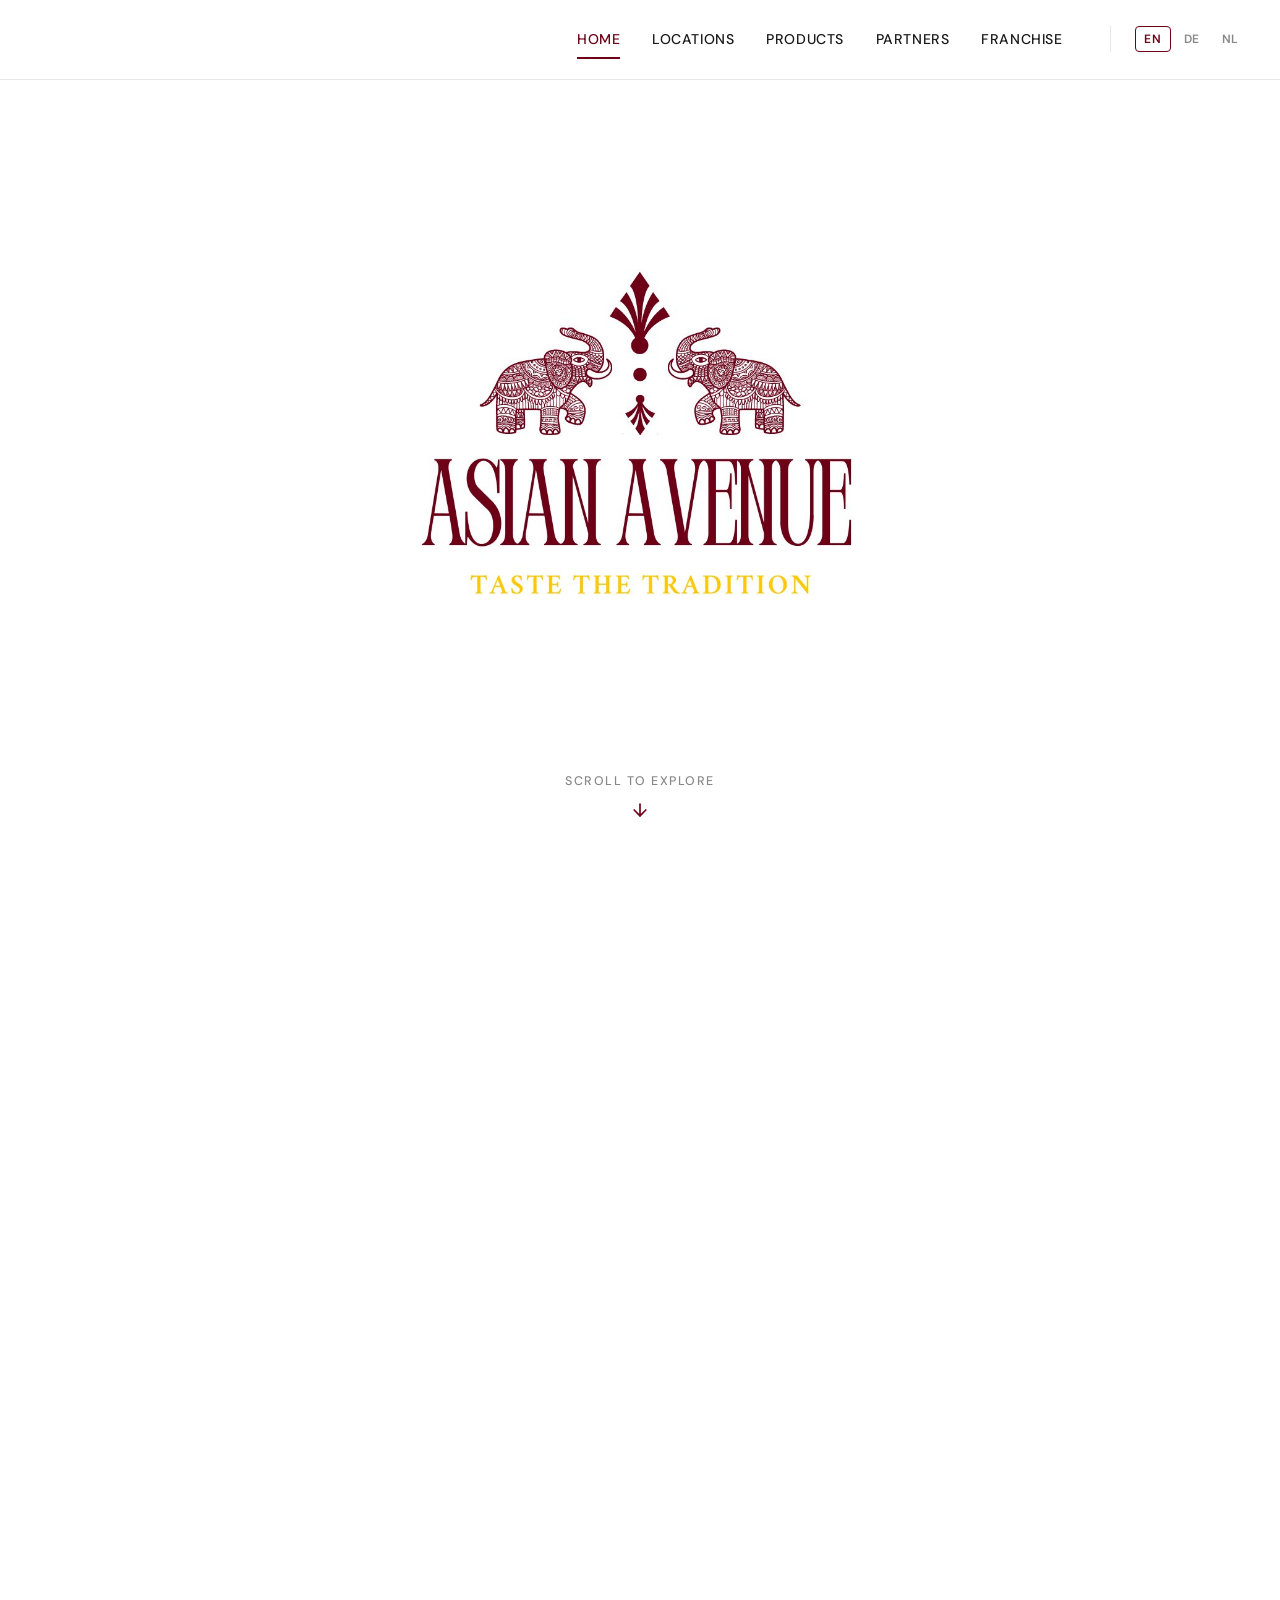
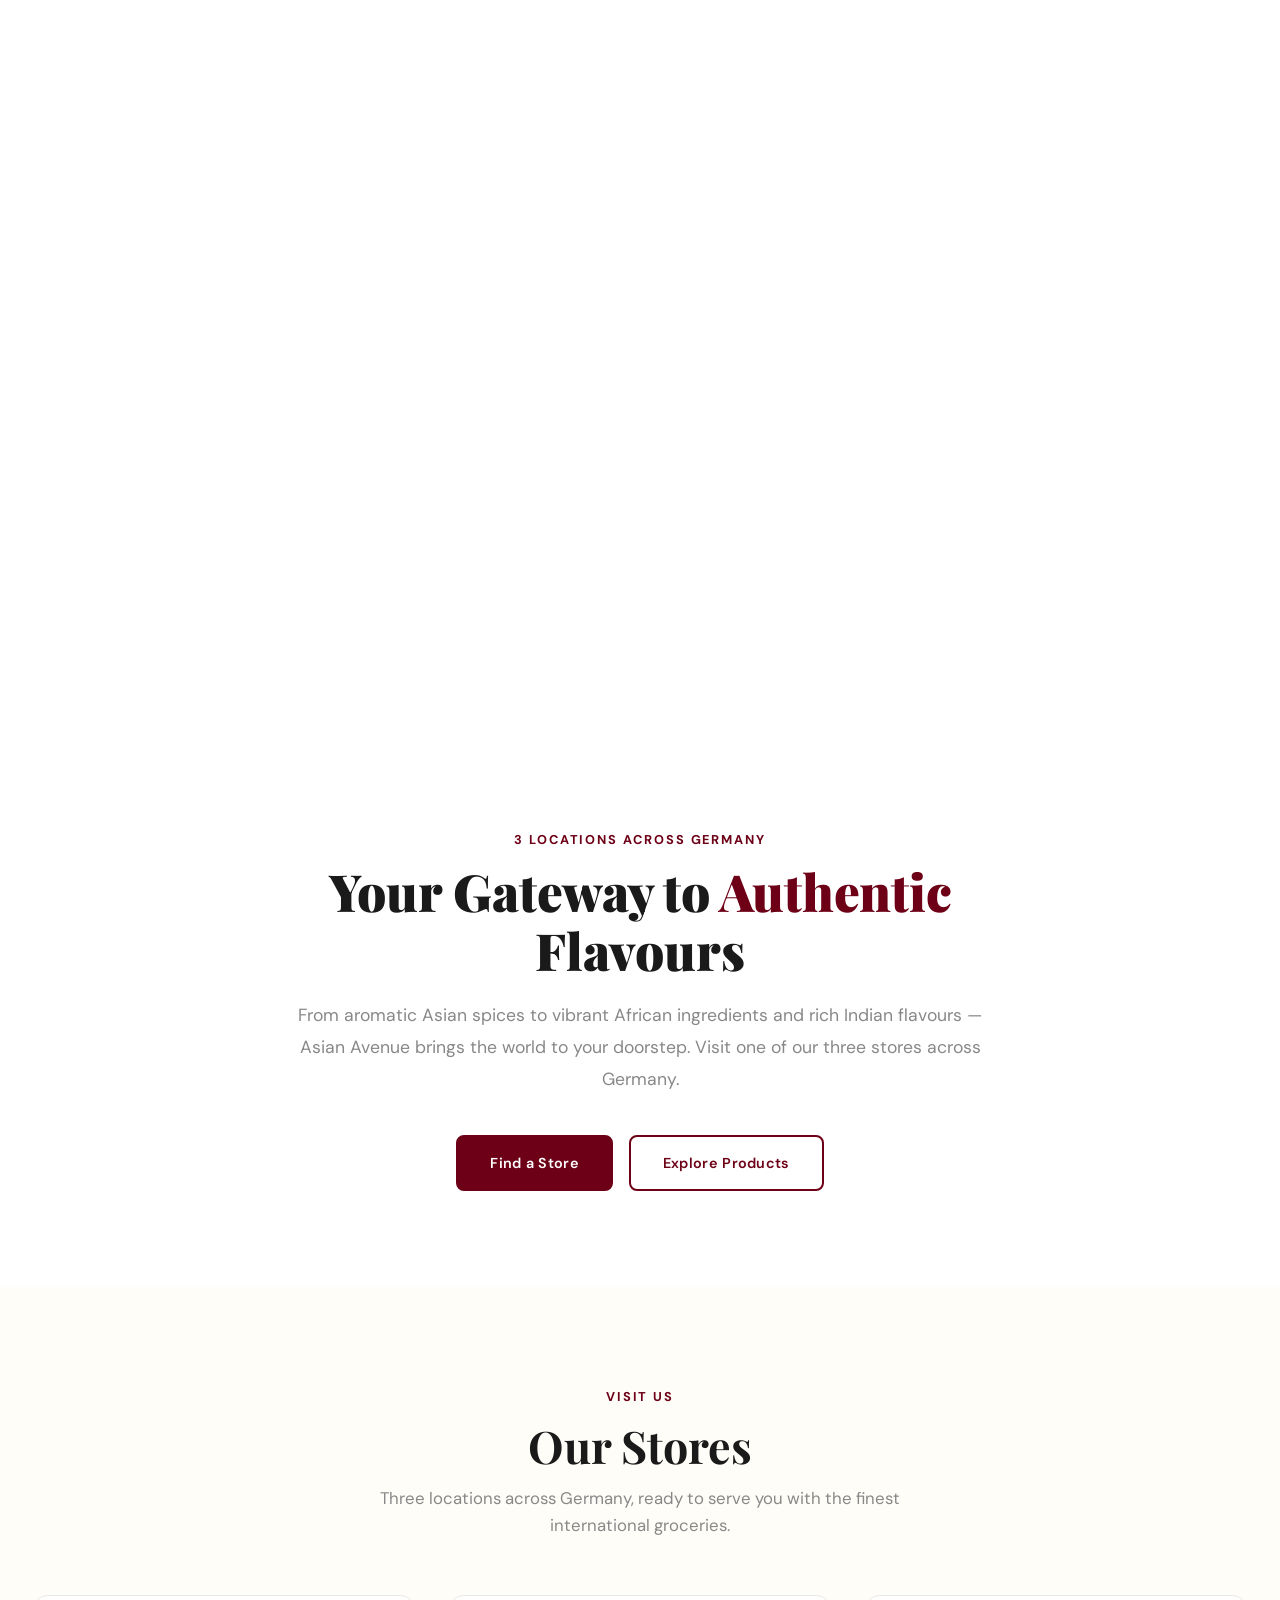
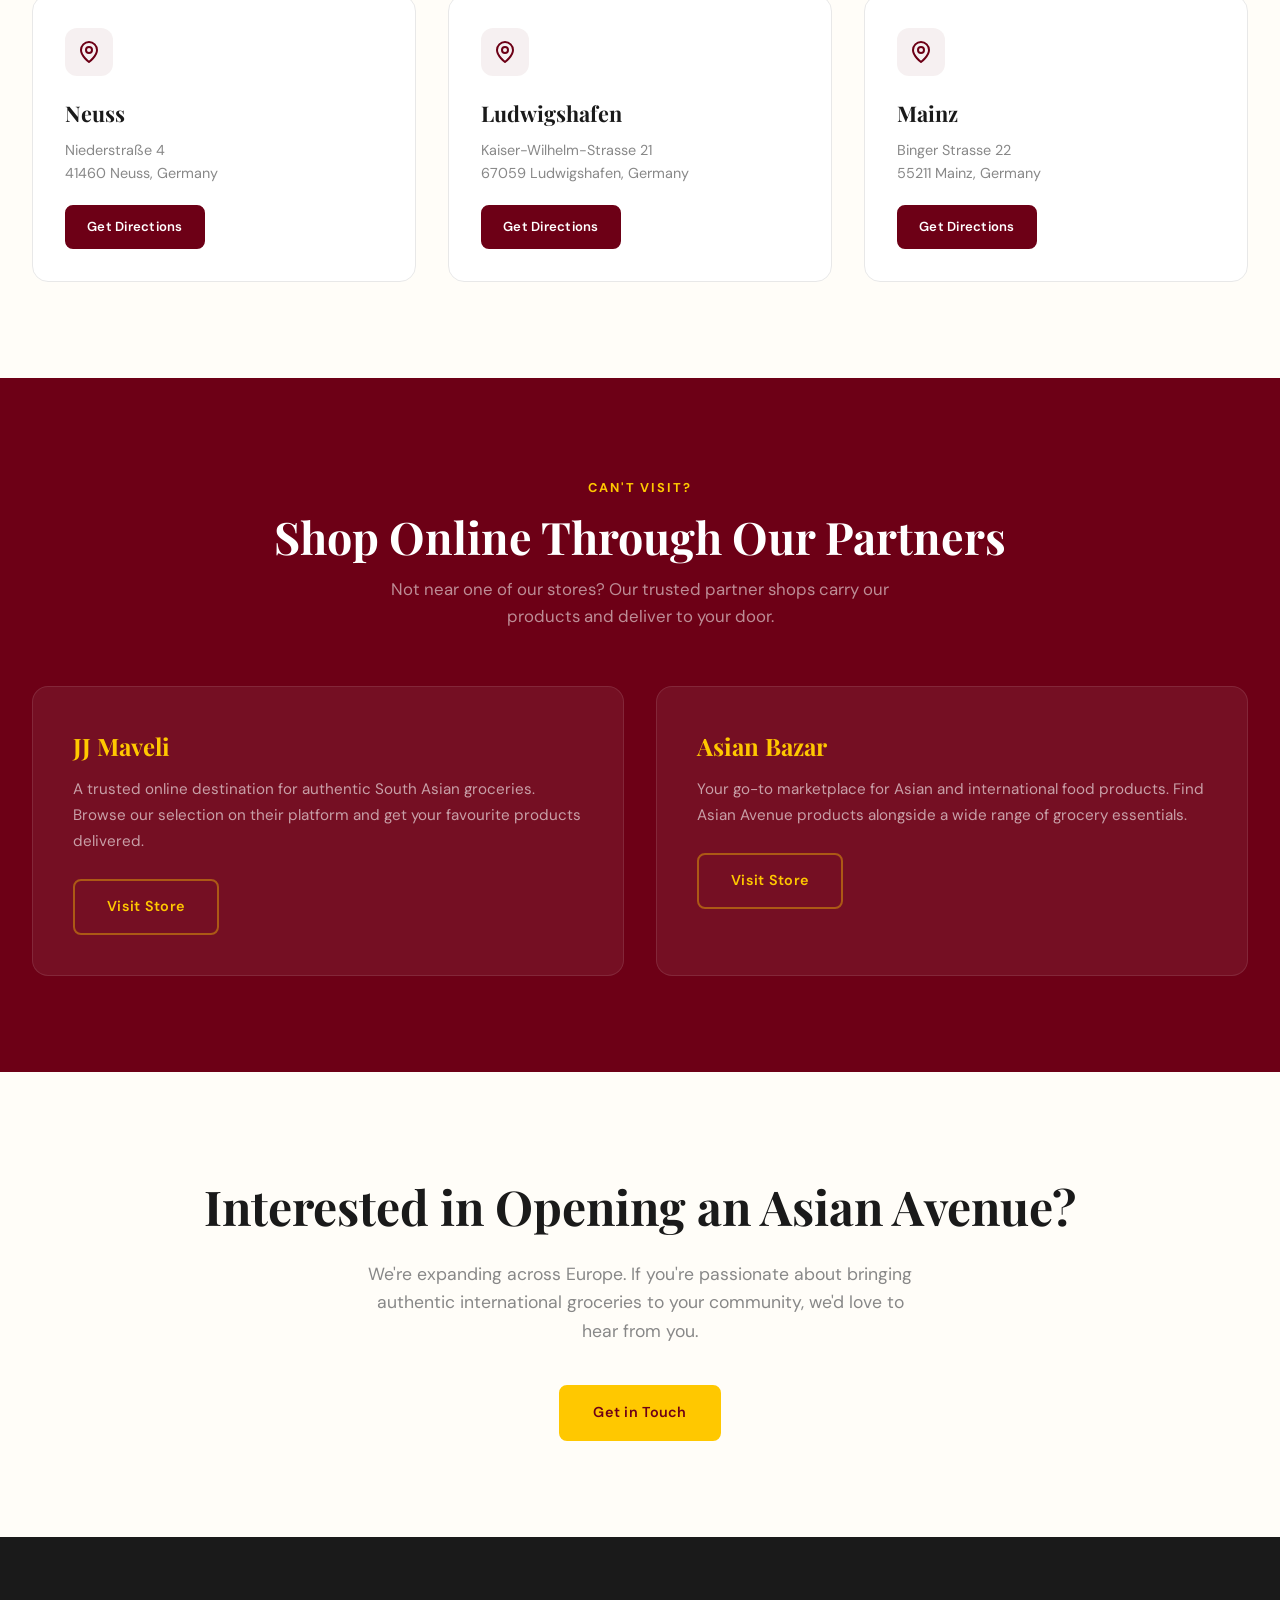
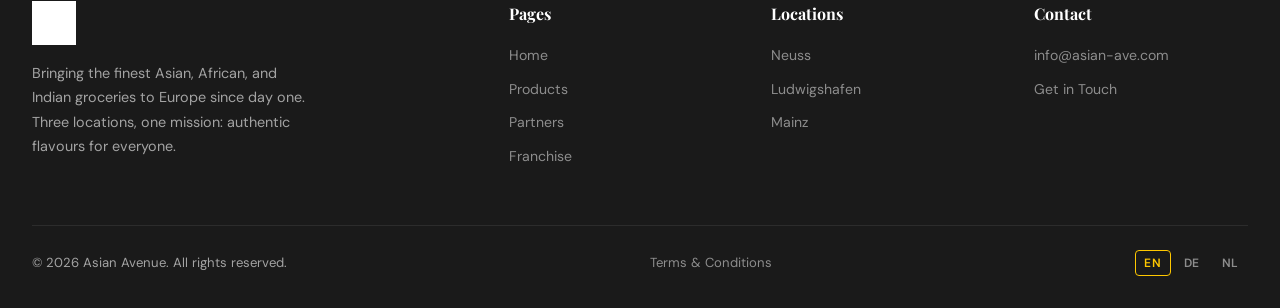
<file: index.html>
<!DOCTYPE html>
<html lang="en">
<head>
  <meta charset="UTF-8">
  <meta name="viewport" content="width=device-width, initial-scale=1.0">
  <title>Asian Avenue — Authentic Asian, African & Indian Groceries in Germany</title>
  <meta name="description" content="Discover the finest Asian, African, and Indian groceries at Asian Avenue. Three locations across Germany — Neuss, Ludwigshafen, and Mainz.">
  <link rel="stylesheet" href="css/styles.css">
  <link rel="icon" href="favicon.ico" type="image/x-icon">
  <link rel="shortcut icon" href="favicon.ico" type="image/x-icon">
</head>
<body>

  <!-- Navigation -->
  <nav class="navbar" role="navigation" aria-label="Main navigation">
    <div class="container">
      <div class="nav-logo-spacer"></div>
      <div class="nav-links">
        <a href="index.html" data-i18n="nav_home">Home</a>
        <a href="locations.html" data-i18n="nav_locations">Locations</a>
        <a href="products.html" data-i18n="nav_products">Products</a>
        <a href="partners.html" data-i18n="nav_partners">Partners</a>
        <a href="franchise.html" data-i18n="nav_franchise">Franchise</a>
        <div class="lang-switcher">
          <button data-lang="en" class="active" aria-label="English">EN</button>
          <button data-lang="de" aria-label="Deutsch">DE</button>
          <button data-lang="nl" aria-label="Nederlands">NL</button>
        </div>
      </div>
      <button class="nav-toggle" aria-label="Toggle navigation" aria-expanded="false">
        <span></span><span></span><span></span>
      </button>
    </div>
  </nav>

  <!-- ====== STICKY SCROLL HERO ====== -->
  <!-- The scroll-track is tall to give scroll room. The sticky-frame stays pinned to viewport. -->
  <div class="scroll-track">
    <div class="sticky-frame">
      <!-- Layer 1: Logo (fades out on scroll) -->
      <div class="hero-logo-layer" id="logoLayer">
        <img src="images/logo-full.png" alt="Asian Avenue — Taste the Tradition" class="hero-full-logo">
        <div class="scroll-hint">
          <span data-i18n="hero_scroll">Scroll to explore</span>
          <svg width="20" height="20" viewBox="0 0 24 24" fill="none" stroke="currentColor" stroke-width="2" stroke-linecap="round" stroke-linejoin="round"><path d="M12 5v14"/><path d="m19 12-7 7-7-7"/></svg>
        </div>
      </div>
      <!-- Layer 2: Three panels (fades in on scroll) -->
      <div class="panels-layer" id="panelsLayer">
        <a href="products.html#asian" class="panel">
          <img src="images/asian-food.jpg" alt="The Avenue to Asia">
          <div class="panel-overlay">
            <span class="panel-cta" data-i18n="cat_cta">Explore collection
              <svg width="16" height="16" viewBox="0 0 24 24" fill="none" stroke="currentColor" stroke-width="2" stroke-linecap="round" stroke-linejoin="round"><path d="M5 12h14"/><path d="m12 5 7 7-7 7"/></svg>
            </span>
          </div>
        </a>
        <a href="products.html#african" class="panel">
          <img src="images/african-food.jpg" alt="The Avenue to Africa">
          <div class="panel-overlay">
            <span class="panel-cta" data-i18n="cat_cta">Explore collection
              <svg width="16" height="16" viewBox="0 0 24 24" fill="none" stroke="currentColor" stroke-width="2" stroke-linecap="round" stroke-linejoin="round"><path d="M5 12h14"/><path d="m12 5 7 7-7 7"/></svg>
            </span>
          </div>
        </a>
        <a href="products.html#indian" class="panel">
          <img src="images/indian-food.jpg" alt="The Avenue to India">
          <div class="panel-overlay">
            <span class="panel-cta" data-i18n="cat_cta">Explore collection
              <svg width="16" height="16" viewBox="0 0 24 24" fill="none" stroke="currentColor" stroke-width="2" stroke-linecap="round" stroke-linejoin="round"><path d="M5 12h14"/><path d="m12 5 7 7-7 7"/></svg>
            </span>
          </div>
        </a>
      </div>
    </div>
  </div>

  <!-- Intro -->
  <section class="intro" id="about">
    <div class="container">
      <div class="intro-inner reveal">
        <span class="tag" data-i18n="hero_badge">3 Locations across Germany</span>
        <h2 class="intro-heading" data-i18n="intro_title">Your Gateway to <span class="accent">Authentic</span> Flavours</h2>
        <p class="intro-body" data-i18n="intro_text">From aromatic Asian spices to vibrant African ingredients and rich Indian flavours — Asian Avenue brings the world to your doorstep. Visit one of our three stores across Germany.</p>
        <div class="intro-buttons">
          <a href="locations.html" class="btn btn-dark" data-i18n="hero_cta_locations">Find a Store</a>
          <a href="products.html" class="btn btn-ghost" data-i18n="hero_cta_products">Explore Products</a>
        </div>
      </div>
    </div>
  </section>

  <!-- Locations -->
  <section class="locations" id="locations">
    <div class="container">
      <div class="section-head reveal">
        <span class="tag" data-i18n="loc_tag">Visit Us</span>
        <h2 class="section-heading" data-i18n="loc_title">Our Stores</h2>
        <p class="section-desc" data-i18n="loc_subtitle">Three locations across Germany, ready to serve you with the finest international groceries.</p>
      </div>
      <div class="loc-grid reveal">
        <div class="loc-card">
          <div class="loc-icon"><svg width="24" height="24" viewBox="0 0 24 24" fill="none" stroke="currentColor" stroke-width="2" stroke-linecap="round" stroke-linejoin="round"><path d="M20 10c0 6-8 12-8 12s-8-6-8-12a8 8 0 0 1 16 0Z"/><circle cx="12" cy="10" r="3"/></svg></div>
          <h3 data-i18n="loc_neuss">Neuss</h3>
          <p>Niederstraße 4<br>41460 Neuss, Germany</p>
          <a href="locations.html" class="btn btn-dark btn-sm" data-i18n="loc_cta">Get Directions</a>
        </div>
        <div class="loc-card">
          <div class="loc-icon"><svg width="24" height="24" viewBox="0 0 24 24" fill="none" stroke="currentColor" stroke-width="2" stroke-linecap="round" stroke-linejoin="round"><path d="M20 10c0 6-8 12-8 12s-8-6-8-12a8 8 0 0 1 16 0Z"/><circle cx="12" cy="10" r="3"/></svg></div>
          <h3 data-i18n="loc_ludwigshafen">Ludwigshafen</h3>
          <p>Kaiser-Wilhelm-Strasse 21<br>67059 Ludwigshafen, Germany</p>
          <a href="locations.html" class="btn btn-dark btn-sm" data-i18n="loc_cta">Get Directions</a>
        </div>
        <div class="loc-card">
          <div class="loc-icon"><svg width="24" height="24" viewBox="0 0 24 24" fill="none" stroke="currentColor" stroke-width="2" stroke-linecap="round" stroke-linejoin="round"><path d="M20 10c0 6-8 12-8 12s-8-6-8-12a8 8 0 0 1 16 0Z"/><circle cx="12" cy="10" r="3"/></svg></div>
          <h3 data-i18n="loc_mainz">Mainz</h3>
          <p>Binger Strasse 22<br>55211 Mainz, Germany</p>
          <a href="locations.html" class="btn btn-dark btn-sm" data-i18n="loc_cta">Get Directions</a>
        </div>
      </div>
    </div>
  </section>

  <!-- Partners -->
  <section class="partners" id="partners">
    <div class="container">
      <div class="section-head reveal">
        <span class="tag" data-i18n="partner_tag">Can't Visit?</span>
        <h2 class="section-heading" data-i18n="partner_title">Shop Online Through Our Partners</h2>
        <p class="section-desc" data-i18n="partner_subtitle">Not near one of our stores? Our trusted partner shops carry our products and deliver to your door.</p>
      </div>
      <div class="partner-grid reveal">
        <div class="partner-card">
          <h3 data-i18n="partner_jj_title">JJ Maveli</h3>
          <p data-i18n="partner_jj_text">A trusted online destination for authentic South Asian groceries. Browse our selection on their platform and get your favourite products delivered.</p>
          <a href="https://jjmavelistore.com" target="_blank" rel="noopener" class="btn btn-outline-gold" data-i18n="partner_cta">Visit Store</a>
        </div>
        <div class="partner-card">
          <h3 data-i18n="partner_ab_title">Asian Bazar</h3>
          <p data-i18n="partner_ab_text">Your go-to marketplace for Asian and international food products. Find Asian Avenue products alongside a wide range of grocery essentials.</p>
          <a href="https://asianbazar.de" target="_blank" rel="noopener" class="btn btn-outline-gold" data-i18n="partner_cta">Visit Store</a>
        </div>
      </div>
    </div>
  </section>

  <!-- Franchise -->
  <section class="franchise" id="franchise">
    <div class="container reveal">
      <h2 data-i18n="franchise_title">Interested in Opening an Asian Avenue?</h2>
      <p data-i18n="franchise_text">We're expanding across Europe. If you're passionate about bringing authentic international groceries to your community, we'd love to hear from you.</p>
      <a href="franchise.html" class="btn btn-gold" data-i18n="franchise_cta">Get in Touch</a>
    </div>
  </section>

  <!-- Footer -->
  <footer class="site-footer">
    <div class="container">
      <div class="footer-cols">
        <div class="footer-brand">
          <img src="images/elephant.png" alt="Asian Avenue" style="height:44px;width:auto;filter:brightness(0) invert(1)">
          <p data-i18n="footer_desc">Bringing the finest Asian, African, and Indian groceries to Europe since day one. Three locations, one mission: authentic flavours for everyone.</p>
        </div>
        <div>
          <h4 data-i18n="footer_pages">Pages</h4>
          <ul>
            <li><a href="index.html" data-i18n="nav_home">Home</a></li>
            <li><a href="products.html" data-i18n="nav_products">Products</a></li>
            <li><a href="partners.html" data-i18n="nav_partners">Partners</a></li>
            <li><a href="franchise.html" data-i18n="nav_franchise">Franchise</a></li>
          </ul>
        </div>
        <div>
          <h4 data-i18n="footer_locations">Locations</h4>
          <ul>
            <li><a href="locations.html">Neuss</a></li>
            <li><a href="locations.html">Ludwigshafen</a></li>
            <li><a href="locations.html">Mainz</a></li>
          </ul>
        </div>
        <div>
          <h4 data-i18n="footer_contact">Contact</h4>
          <ul>
            <li><a href="mailto:info@asian-ave.com">info@asian-ave.com</a></li>
            <li><a href="franchise.html" data-i18n="franchise_cta">Get in Touch</a></li>
          </ul>
        </div>
      </div>
      <div class="footer-bar" style="flex-wrap:wrap;gap:.5rem">
        <span data-i18n="footer_copyright">&copy; <script>document.write(new Date().getFullYear())</script> Asian Avenue. All rights reserved.</span>
        <a href="terms.html" style="color:rgba(255,255,255,.5);font-size:.82rem;transition:color .3s">Terms &amp; Conditions</a>
        <div class="lang-switcher">
          <button data-lang="en" class="active" aria-label="English">EN</button>
          <button data-lang="de" aria-label="Deutsch">DE</button>
          <button data-lang="nl" aria-label="Nederlands">NL</button>
        </div>
      </div>
    </div>
  </footer>

  <script src="js/main.js"></script>
</body>
</html>
</file>
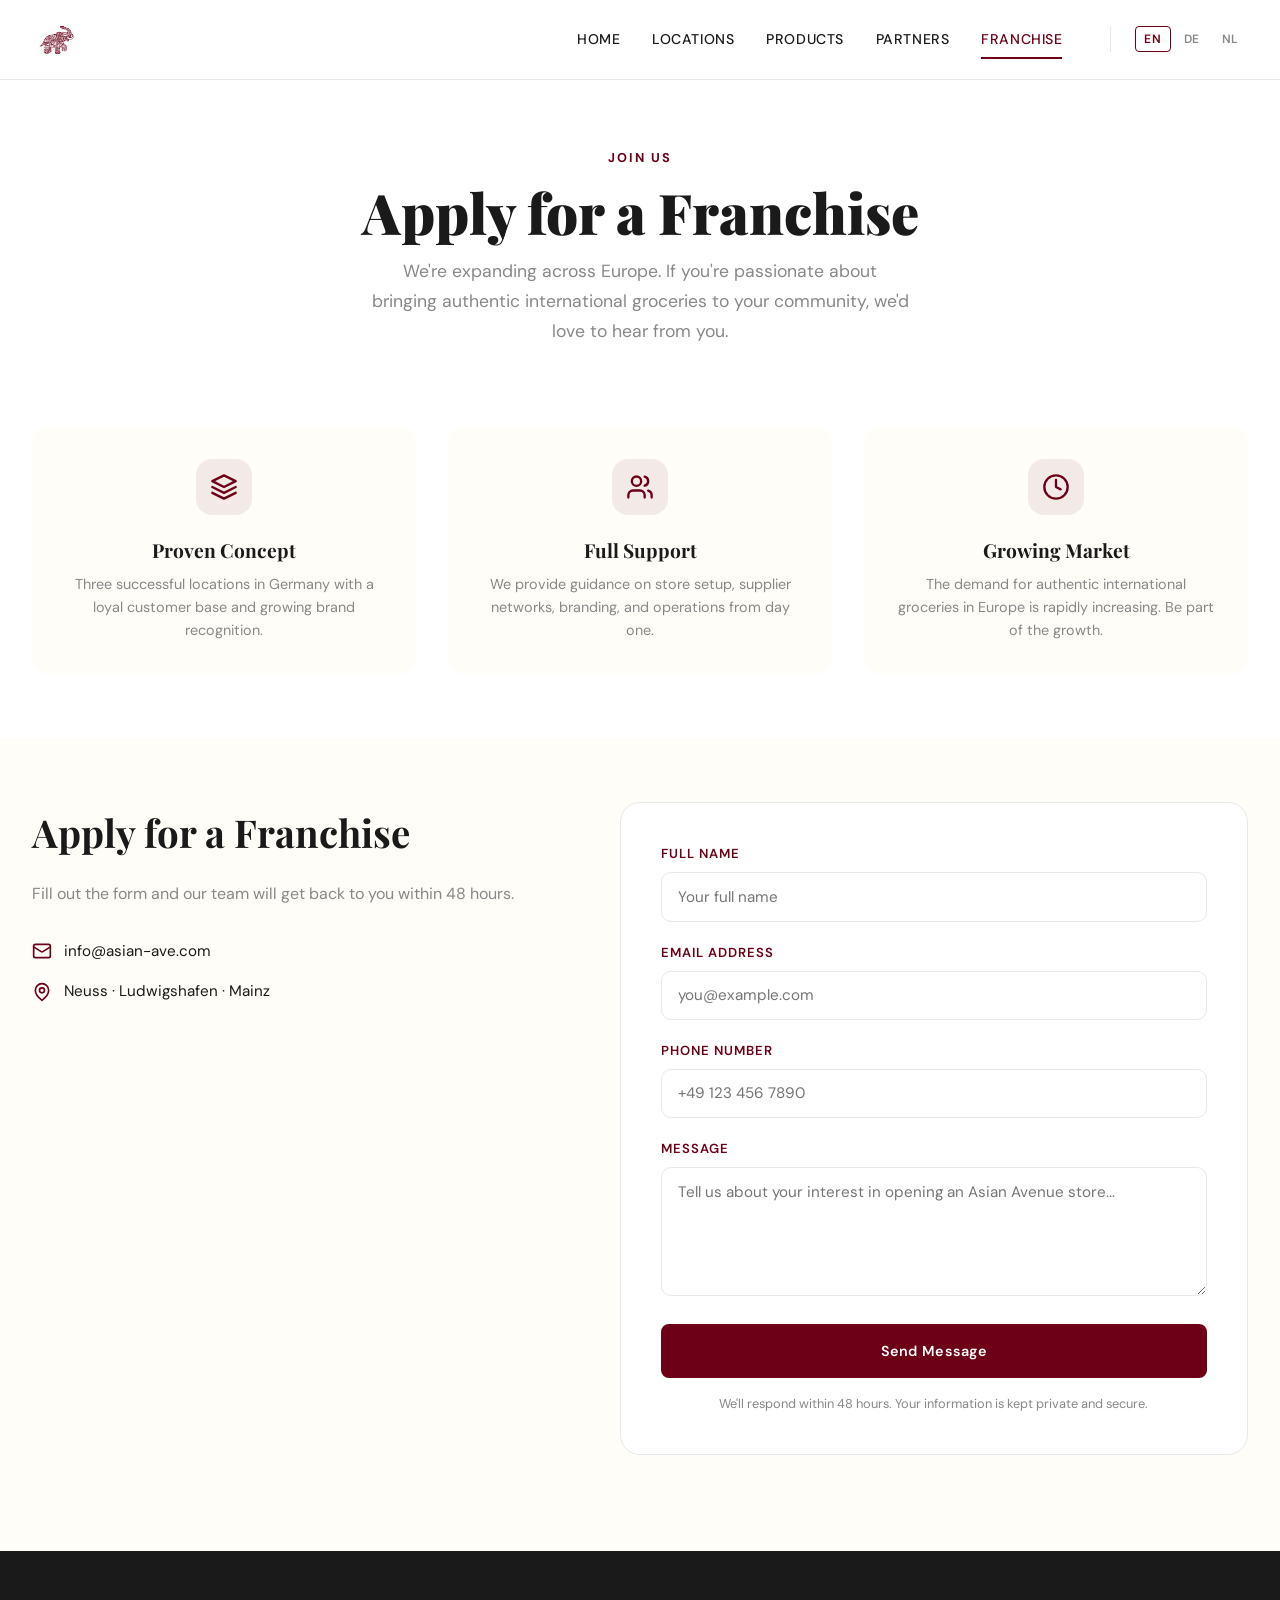
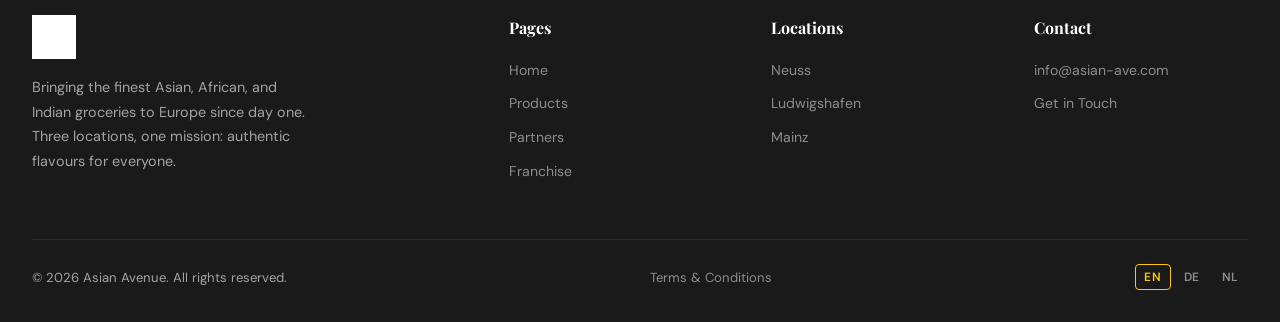
<file: franchise.html>
<!DOCTYPE html>
<html lang="en">
<head>
  <meta charset="UTF-8">
  <meta name="viewport" content="width=device-width, initial-scale=1.0">
  <title>Franchise & Contact — Asian Avenue</title>
  <meta name="description" content="Interested in opening an Asian Avenue store? Get in touch with us. We're expanding across Europe.">
  <link rel="stylesheet" href="css/styles.css">
  <link rel="icon" href="favicon.ico" type="image/x-icon">
  <link rel="shortcut icon" href="favicon.ico" type="image/x-icon">
</head>
<body>

  <!-- Navigation -->
  <nav class="navbar" role="navigation" aria-label="Main navigation">
    <div class="container">
      <a href="index.html" class="nav-logo" aria-label="Asian Avenue Home">
        <img src="images/elephant.png" alt="Asian Avenue" width="52" height="52" style="height:52px;width:auto">
        
      </a>
      <div class="nav-links">
        <a href="index.html" data-i18n="nav_home">Home</a>
        <a href="locations.html" data-i18n="nav_locations">Locations</a>
        <a href="products.html" data-i18n="nav_products">Products</a>
        <a href="partners.html" data-i18n="nav_partners">Partners</a>
        <a href="franchise.html" data-i18n="nav_franchise">Franchise</a>
        <div class="lang-switcher">
          <button data-lang="en" class="active" aria-label="English">EN</button>
          <button data-lang="de" aria-label="Deutsch">DE</button>
          <button data-lang="nl" aria-label="Nederlands">NL</button>
        </div>
      </div>
      <button class="nav-toggle" aria-label="Toggle navigation" aria-expanded="false">
        <span></span><span></span><span></span>
      </button>
    </div>
  </nav>

  <!-- Page Header -->
  <section class="page-header">
    <div class="container">
      <span class="tag" data-i18n="franchise_tag">Join Us</span>
      <h1 class="page-title" data-i18n="franchise_page_title">Apply for a Franchise</h1>
      <p class="page-desc" data-i18n="franchise_page_desc">We're expanding across Europe. If you're passionate about bringing authentic international groceries to your community, we'd love to hear from you.</p>
    </div>
  </section>

  <!-- Why Asian Avenue -->
  <section class="why-section">
    <div class="container">
      <div class="why-grid reveal">
        <div class="why-card">
          <div class="why-icon">
            <svg width="28" height="28" viewBox="0 0 24 24" fill="none" stroke="currentColor" stroke-width="2" stroke-linecap="round" stroke-linejoin="round"><path d="M12 2L2 7l10 5 10-5-10-5z"/><path d="M2 17l10 5 10-5"/><path d="M2 12l10 5 10-5"/></svg>
          </div>
          <h3 data-i18n="why_proven_title">Proven Concept</h3>
          <p data-i18n="why_proven_text">Three successful locations in Germany with a loyal customer base and growing brand recognition.</p>
        </div>
        <div class="why-card">
          <div class="why-icon">
            <svg width="28" height="28" viewBox="0 0 24 24" fill="none" stroke="currentColor" stroke-width="2" stroke-linecap="round" stroke-linejoin="round"><path d="M16 21v-2a4 4 0 0 0-4-4H6a4 4 0 0 0-4 4v2"/><circle cx="9" cy="7" r="4"/><path d="M22 21v-2a4 4 0 0 0-3-3.87"/><path d="M16 3.13a4 4 0 0 1 0 7.75"/></svg>
          </div>
          <h3 data-i18n="why_support_title">Full Support</h3>
          <p data-i18n="why_support_text">We provide guidance on store setup, supplier networks, branding, and operations from day one.</p>
        </div>
        <div class="why-card">
          <div class="why-icon">
            <svg width="28" height="28" viewBox="0 0 24 24" fill="none" stroke="currentColor" stroke-width="2" stroke-linecap="round" stroke-linejoin="round"><circle cx="12" cy="12" r="10"/><path d="M12 6v6l4 2"/></svg>
          </div>
          <h3 data-i18n="why_growing_title">Growing Market</h3>
          <p data-i18n="why_growing_text">The demand for authentic international groceries in Europe is rapidly increasing. Be part of the growth.</p>
        </div>
      </div>
    </div>
  </section>

  <!-- Contact Form -->
  <section class="contact-section" id="contact">
    <div class="container">
      <div class="contact-wrapper reveal">
        <div class="contact-info">
          <h2 data-i18n="contact_title">Apply for a Franchise</h2>
          <p data-i18n="contact_desc">Fill out the form and our team will get back to you within 48 hours. We're excited to hear about your plans.</p>
          <div class="contact-details">
            <div class="contact-detail-item">
              <svg width="20" height="20" viewBox="0 0 24 24" fill="none" stroke="currentColor" stroke-width="2" stroke-linecap="round" stroke-linejoin="round"><rect width="20" height="16" x="2" y="4" rx="2"/><path d="m22 7-8.97 5.7a1.94 1.94 0 0 1-2.06 0L2 7"/></svg>
              <span>info@asian-ave.com</span>
            </div>
            <div class="contact-detail-item">
              <svg width="20" height="20" viewBox="0 0 24 24" fill="none" stroke="currentColor" stroke-width="2" stroke-linecap="round" stroke-linejoin="round"><path d="M20 10c0 6-8 12-8 12s-8-6-8-12a8 8 0 0 1 16 0Z"/><circle cx="12" cy="10" r="3"/></svg>
              <span>Neuss · Ludwigshafen · Mainz</span>
            </div>
          </div>
        </div>
        <form class="contact-form" action="https://api.web3forms.com/submit" method="POST">
          <!-- Replace with your Web3Forms access key -->
          <input type="hidden" name="access_key" value="YOUR_WEB3FORMS_KEY">
          <input type="hidden" name="subject" value="New Franchise Inquiry — Asian Avenue">
          <input type="hidden" name="from_name" value="Asian Avenue Website">
          <!-- Honeypot spam protection -->
          <input type="checkbox" name="botcheck" class="hidden" style="display:none">

          <div class="form-group">
            <label for="name" data-i18n="form_name">Full Name</label>
            <input type="text" id="name" name="name" required data-i18n="form_name_placeholder" placeholder="Your full name">
          </div>
          <div class="form-group">
            <label for="email" data-i18n="form_email">Email Address</label>
            <input type="email" id="email" name="email" required data-i18n="form_email_placeholder" placeholder="you@example.com">
          </div>
          <div class="form-group">
            <label for="phone" data-i18n="form_phone">Phone Number</label>
            <input type="tel" id="phone" name="phone" required data-i18n="form_phone_placeholder" placeholder="+49 123 456 7890">
          </div>
          <div class="form-group">
            <label for="message" data-i18n="form_message">Message</label>
            <textarea id="message" name="message" rows="5" required data-i18n="form_message_placeholder" placeholder="Tell us about your interest in opening an Asian Avenue store..."></textarea>
          </div>
          <button type="submit" class="btn btn-dark btn-full" data-i18n="form_submit">Send Message</button>
          <p class="form-note" data-i18n="form_note">We'll respond within 48 hours. Your information is kept private and secure.</p>
        </form>
      </div>
    </div>
  </section>

  <!-- Footer -->
  <footer class="site-footer">
    <div class="container">
      <div class="footer-cols">
        <div class="footer-brand">
          <img src="images/elephant.png" alt="Asian Avenue" style="height:44px;width:auto;filter:brightness(0) invert(1)">
          <p data-i18n="footer_desc">Bringing the finest Asian, African, and Indian groceries to Europe since day one. Three locations, one mission: authentic flavours for everyone.</p>
        </div>
        <div>
          <h4 data-i18n="footer_pages">Pages</h4>
          <ul>
            <li><a href="index.html" data-i18n="nav_home">Home</a></li>
            <li><a href="products.html" data-i18n="nav_products">Products</a></li>
            <li><a href="partners.html" data-i18n="nav_partners">Partners</a></li>
            <li><a href="franchise.html" data-i18n="nav_franchise">Franchise</a></li>
          </ul>
        </div>
        <div>
          <h4 data-i18n="footer_locations">Locations</h4>
          <ul>
            <li><a href="locations.html">Neuss</a></li>
            <li><a href="locations.html">Ludwigshafen</a></li>
            <li><a href="locations.html">Mainz</a></li>
          </ul>
        </div>
        <div>
          <h4 data-i18n="footer_contact">Contact</h4>
          <ul>
            <li><a href="mailto:info@asian-ave.com">info@asian-ave.com</a></li>
            <li><a href="franchise.html" data-i18n="franchise_cta">Get in Touch</a></li>
          </ul>
        </div>
      </div>
      <div class="footer-bar" style="flex-wrap:wrap;gap:.5rem">
        <span data-i18n="footer_copyright">&copy; <script>document.write(new Date().getFullYear())</script> Asian Avenue. All rights reserved.</span>
        <a href="terms.html" style="color:rgba(255,255,255,.5);font-size:.82rem;transition:color .3s">Terms &amp; Conditions</a>
        <div class="lang-switcher">
          <button data-lang="en" class="active" aria-label="English">EN</button>
          <button data-lang="de" aria-label="Deutsch">DE</button>
          <button data-lang="nl" aria-label="Nederlands">NL</button>
        </div>
      </div>
    </div>
  </footer>

  <script src="js/main.js"></script>
</body>
</html>
</file>
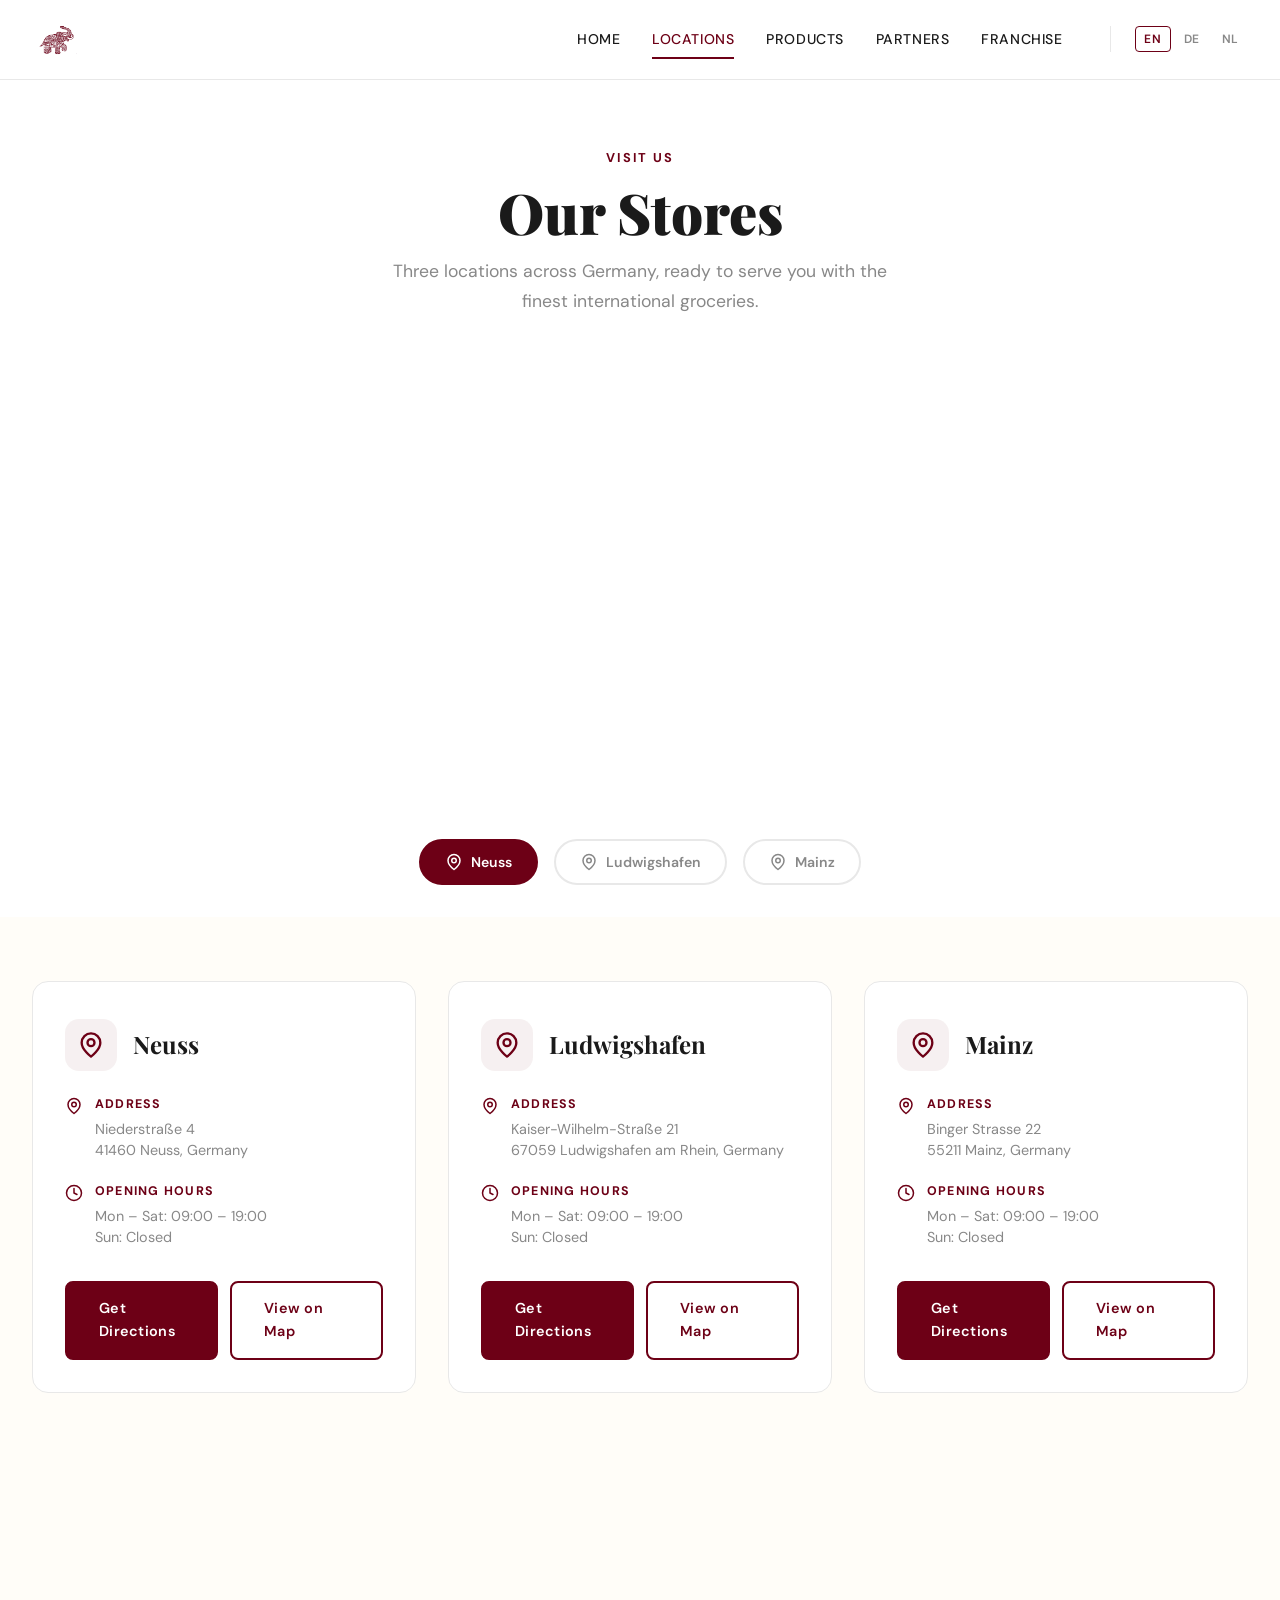
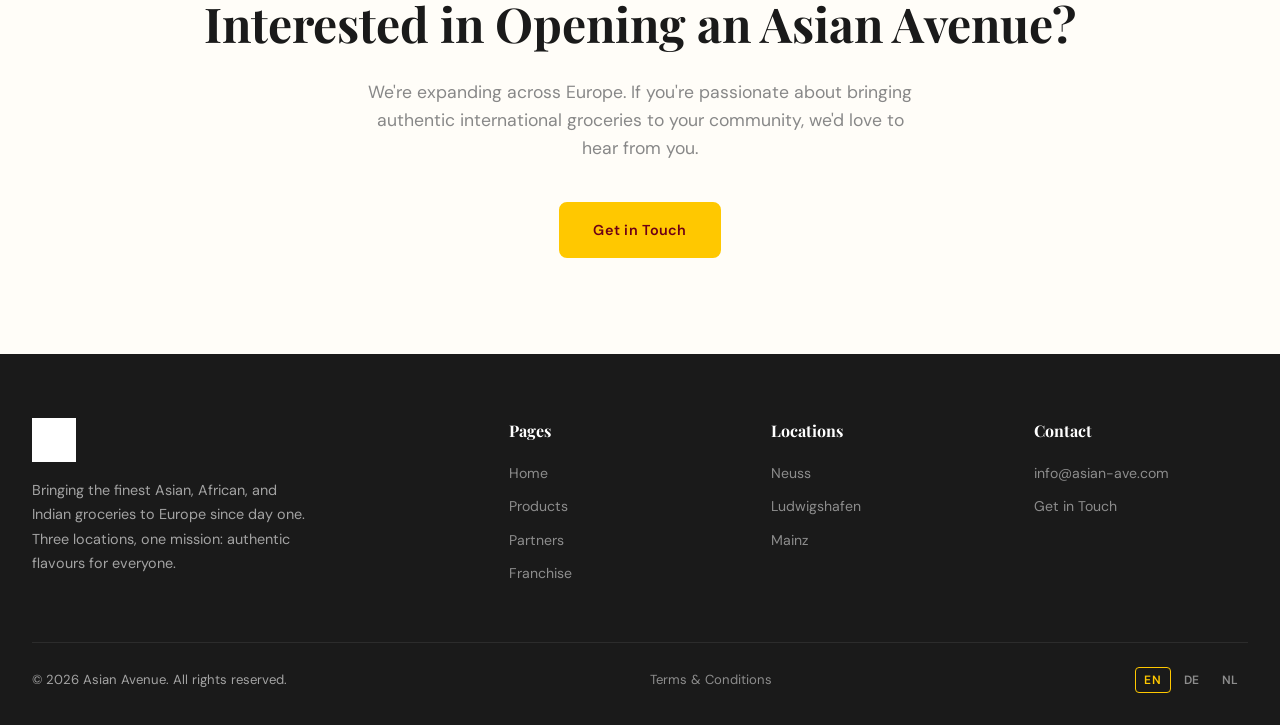
<file: locations.html>
<!DOCTYPE html>
<html lang="en">
<head>
  <meta charset="UTF-8">
  <meta name="viewport" content="width=device-width, initial-scale=1.0">
  <title>Our Locations — Asian Avenue</title>
  <meta name="description" content="Find Asian Avenue stores in Neuss, Ludwigshafen, and Mainz. Visit us for the finest Asian, African, and Indian groceries in Germany.">
  <link rel="stylesheet" href="css/styles.css">
  <link rel="icon" href="favicon.ico" type="image/x-icon">
  <link rel="shortcut icon" href="favicon.ico" type="image/x-icon">
</head>
<body>

  <!-- Navigation -->
  <nav class="navbar" role="navigation" aria-label="Main navigation">
    <div class="container">
      <a href="index.html" class="nav-logo" aria-label="Asian Avenue Home">
        <img src="images/elephant.png" alt="Asian Avenue" width="52" height="52" style="height:52px;width:auto">
        
      </a>
      <div class="nav-links">
        <a href="index.html" data-i18n="nav_home">Home</a>
        <a href="locations.html" data-i18n="nav_locations">Locations</a>
        <a href="products.html" data-i18n="nav_products">Products</a>
        <a href="partners.html" data-i18n="nav_partners">Partners</a>
        <a href="franchise.html" data-i18n="nav_franchise">Franchise</a>
        <div class="lang-switcher">
          <button data-lang="en" class="active" aria-label="English">EN</button>
          <button data-lang="de" aria-label="Deutsch">DE</button>
          <button data-lang="nl" aria-label="Nederlands">NL</button>
        </div>
      </div>
      <button class="nav-toggle" aria-label="Toggle navigation" aria-expanded="false">
        <span></span><span></span><span></span>
      </button>
    </div>
  </nav>

  <!-- Page Header -->
  <section class="page-header">
    <div class="container">
      <span class="tag" data-i18n="loc_tag">Visit Us</span>
      <h1 class="page-title" data-i18n="loc_title">Our Stores</h1>
      <p class="page-desc" data-i18n="loc_subtitle">Three locations across Germany, ready to serve you with the finest international groceries.</p>
    </div>
  </section>

  <!-- Map Section -->
  <section class="map-section">
    <div class="map-wrapper">
      <iframe
        id="storeMap"
        src="https://www.google.com/maps/d/u/0/embed?mid=1_placeholder&ehbc=2E312F"
        width="100%"
        height="100%"
        style="border:0; display:none;"
        allowfullscreen=""
        loading="lazy">
      </iframe>
      <!-- Fallback: individual embeds stacked -->
      <iframe
        src="https://www.google.com/maps/embed?pb=!1m18!1m12!1m3!1d2515.0!2d6.6922!3d51.1979!2m3!1f0!2f0!3f0!3m2!1i1024!2i768!4f13.1!3m3!1m2!1s0x47b8b6c5e7a3b5c1%3A0x0!2sNiederstra%C3%9Fe+4%2C+41460+Neuss!5e0!3m2!1sen!2sde!4v1711700000000!5m2!1sen!2sde&q=Niederstraße+4,+41460+Neuss,+Germany"
        width="100%"
        height="100%"
        style="border:0;"
        allowfullscreen=""
        loading="lazy"
        referrerpolicy="no-referrer-when-downgrade">
      </iframe>
    </div>

    <!-- Store selector tabs -->
    <div class="container">
      <div class="map-tabs">
        <button class="map-tab active" data-store="neuss">
          <svg width="18" height="18" viewBox="0 0 24 24" fill="none" stroke="currentColor" stroke-width="2" stroke-linecap="round" stroke-linejoin="round"><path d="M20 10c0 6-8 12-8 12s-8-6-8-12a8 8 0 0 1 16 0Z"/><circle cx="12" cy="10" r="3"/></svg>
          Neuss
        </button>
        <button class="map-tab" data-store="ludwigshafen">
          <svg width="18" height="18" viewBox="0 0 24 24" fill="none" stroke="currentColor" stroke-width="2" stroke-linecap="round" stroke-linejoin="round"><path d="M20 10c0 6-8 12-8 12s-8-6-8-12a8 8 0 0 1 16 0Z"/><circle cx="12" cy="10" r="3"/></svg>
          Ludwigshafen
        </button>
        <button class="map-tab" data-store="mainz">
          <svg width="18" height="18" viewBox="0 0 24 24" fill="none" stroke="currentColor" stroke-width="2" stroke-linecap="round" stroke-linejoin="round"><path d="M20 10c0 6-8 12-8 12s-8-6-8-12a8 8 0 0 1 16 0Z"/><circle cx="12" cy="10" r="3"/></svg>
          Mainz
        </button>
      </div>
    </div>
  </section>

  <!-- Store Cards -->
  <section class="store-cards">
    <div class="container">
      <div class="store-grid">

        <!-- Neuss -->
        <div class="store-card" id="store-neuss">
          <div class="store-card-accent"></div>
          <div class="store-card-body">
            <div class="store-card-header">
              <div class="store-icon">
                <svg width="28" height="28" viewBox="0 0 24 24" fill="none" stroke="currentColor" stroke-width="2" stroke-linecap="round" stroke-linejoin="round"><path d="M20 10c0 6-8 12-8 12s-8-6-8-12a8 8 0 0 1 16 0Z"/><circle cx="12" cy="10" r="3"/></svg>
              </div>
              <h2>Neuss</h2>
            </div>
            <div class="store-details">
              <div class="store-detail">
                <svg width="18" height="18" viewBox="0 0 24 24" fill="none" stroke="currentColor" stroke-width="2" stroke-linecap="round" stroke-linejoin="round"><path d="M20 10c0 6-8 12-8 12s-8-6-8-12a8 8 0 0 1 16 0Z"/><circle cx="12" cy="10" r="3"/></svg>
                <div>
                  <strong data-i18n="loc_address">Address</strong>
                  <p>Niederstraße 4<br>41460 Neuss, Germany</p>
                </div>
              </div>
              <div class="store-detail">
                <svg width="18" height="18" viewBox="0 0 24 24" fill="none" stroke="currentColor" stroke-width="2" stroke-linecap="round" stroke-linejoin="round"><circle cx="12" cy="12" r="10"/><polyline points="12 6 12 12 16 14"/></svg>
                <div>
                  <strong data-i18n="loc_hours">Opening Hours</strong>
                  <p data-i18n="loc_hours_detail">Mon – Sat: 09:00 – 19:00<br>Sun: Closed</p>
                </div>
              </div>
            </div>
            <div class="store-actions">
              <a href="https://www.google.com/maps/dir/?api=1&destination=Niederstraße+4,+41460+Neuss,+Germany" target="_blank" rel="noopener" class="btn btn-dark" data-i18n="loc_cta">Get Directions</a>
              <a href="https://www.google.com/maps/search/?api=1&query=Niederstraße+4,+41460+Neuss,+Germany" target="_blank" rel="noopener" class="btn btn-ghost" data-i18n="loc_view_map">View on Map</a>
            </div>
          </div>
        </div>

        <!-- Ludwigshafen -->
        <div class="store-card" id="store-ludwigshafen">
          <div class="store-card-accent"></div>
          <div class="store-card-body">
            <div class="store-card-header">
              <div class="store-icon">
                <svg width="28" height="28" viewBox="0 0 24 24" fill="none" stroke="currentColor" stroke-width="2" stroke-linecap="round" stroke-linejoin="round"><path d="M20 10c0 6-8 12-8 12s-8-6-8-12a8 8 0 0 1 16 0Z"/><circle cx="12" cy="10" r="3"/></svg>
              </div>
              <h2>Ludwigshafen</h2>
            </div>
            <div class="store-details">
              <div class="store-detail">
                <svg width="18" height="18" viewBox="0 0 24 24" fill="none" stroke="currentColor" stroke-width="2" stroke-linecap="round" stroke-linejoin="round"><path d="M20 10c0 6-8 12-8 12s-8-6-8-12a8 8 0 0 1 16 0Z"/><circle cx="12" cy="10" r="3"/></svg>
                <div>
                  <strong data-i18n="loc_address">Address</strong>
                  <p>Kaiser-Wilhelm-Straße 21<br>67059 Ludwigshafen am Rhein, Germany</p>
                </div>
              </div>
              <div class="store-detail">
                <svg width="18" height="18" viewBox="0 0 24 24" fill="none" stroke="currentColor" stroke-width="2" stroke-linecap="round" stroke-linejoin="round"><circle cx="12" cy="12" r="10"/><polyline points="12 6 12 12 16 14"/></svg>
                <div>
                  <strong data-i18n="loc_hours">Opening Hours</strong>
                  <p data-i18n="loc_hours_detail">Mon – Sat: 09:00 – 19:00<br>Sun: Closed</p>
                </div>
              </div>
            </div>
            <div class="store-actions">
              <a href="https://www.google.com/maps/dir/?api=1&destination=Kaiser-Wilhelm-Straße+21,+67059+Ludwigshafen+am+Rhein,+Germany" target="_blank" rel="noopener" class="btn btn-dark" data-i18n="loc_cta">Get Directions</a>
              <a href="https://www.google.com/maps/search/?api=1&query=Kaiser-Wilhelm-Straße+21,+67059+Ludwigshafen+am+Rhein,+Germany" target="_blank" rel="noopener" class="btn btn-ghost" data-i18n="loc_view_map">View on Map</a>
            </div>
          </div>
        </div>

        <!-- Mainz -->
        <div class="store-card" id="store-mainz">
          <div class="store-card-accent"></div>
          <div class="store-card-body">
            <div class="store-card-header">
              <div class="store-icon">
                <svg width="28" height="28" viewBox="0 0 24 24" fill="none" stroke="currentColor" stroke-width="2" stroke-linecap="round" stroke-linejoin="round"><path d="M20 10c0 6-8 12-8 12s-8-6-8-12a8 8 0 0 1 16 0Z"/><circle cx="12" cy="10" r="3"/></svg>
              </div>
              <h2>Mainz</h2>
            </div>
            <div class="store-details">
              <div class="store-detail">
                <svg width="18" height="18" viewBox="0 0 24 24" fill="none" stroke="currentColor" stroke-width="2" stroke-linecap="round" stroke-linejoin="round"><path d="M20 10c0 6-8 12-8 12s-8-6-8-12a8 8 0 0 1 16 0Z"/><circle cx="12" cy="10" r="3"/></svg>
                <div>
                  <strong data-i18n="loc_address">Address</strong>
                  <p>Binger Strasse 22<br>55211 Mainz, Germany</p>
                </div>
              </div>
              <div class="store-detail">
                <svg width="18" height="18" viewBox="0 0 24 24" fill="none" stroke="currentColor" stroke-width="2" stroke-linecap="round" stroke-linejoin="round"><circle cx="12" cy="12" r="10"/><polyline points="12 6 12 12 16 14"/></svg>
                <div>
                  <strong data-i18n="loc_hours">Opening Hours</strong>
                  <p data-i18n="loc_hours_detail">Mon – Sat: 09:00 – 19:00<br>Sun: Closed</p>
                </div>
              </div>
            </div>
            <div class="store-actions">
              <a href="https://www.google.com/maps/dir/?api=1&destination=Binger+Strasse+22,+55211+Mainz,+Germany" target="_blank" rel="noopener" class="btn btn-dark" data-i18n="loc_cta">Get Directions</a>
              <a href="https://www.google.com/maps/search/?api=1&query=Binger+Strasse+22,+55211+Mainz,+Germany" target="_blank" rel="noopener" class="btn btn-ghost" data-i18n="loc_view_map">View on Map</a>
            </div>
          </div>
        </div>

      </div>
    </div>
  </section>

  <!-- CTA -->
  <section class="franchise" id="franchise">
    <div class="container reveal">
      <h2 data-i18n="franchise_title">Interested in Opening an Asian Avenue?</h2>
      <p data-i18n="franchise_text">We're expanding across Europe. If you're passionate about bringing authentic international groceries to your community, we'd love to hear from you.</p>
      <a href="franchise.html" class="btn btn-gold" data-i18n="franchise_cta">Get in Touch</a>
    </div>
  </section>

  <!-- Footer -->
  <footer class="site-footer">
    <div class="container">
      <div class="footer-cols">
        <div class="footer-brand">
          <img src="images/elephant.png" alt="Asian Avenue" style="height:44px;width:auto;filter:brightness(0) invert(1)">
          <p data-i18n="footer_desc">Bringing the finest Asian, African, and Indian groceries to Europe since day one. Three locations, one mission: authentic flavours for everyone.</p>
        </div>
        <div>
          <h4 data-i18n="footer_pages">Pages</h4>
          <ul>
            <li><a href="index.html" data-i18n="nav_home">Home</a></li>
            <li><a href="products.html" data-i18n="nav_products">Products</a></li>
            <li><a href="partners.html" data-i18n="nav_partners">Partners</a></li>
            <li><a href="franchise.html" data-i18n="nav_franchise">Franchise</a></li>
          </ul>
        </div>
        <div>
          <h4 data-i18n="footer_locations">Locations</h4>
          <ul>
            <li><a href="locations.html">Neuss</a></li>
            <li><a href="locations.html">Ludwigshafen</a></li>
            <li><a href="locations.html">Mainz</a></li>
          </ul>
        </div>
        <div>
          <h4 data-i18n="footer_contact">Contact</h4>
          <ul>
            <li><a href="mailto:info@asian-ave.com">info@asian-ave.com</a></li>
            <li><a href="franchise.html" data-i18n="franchise_cta">Get in Touch</a></li>
          </ul>
        </div>
      </div>
      <div class="footer-bar" style="flex-wrap:wrap;gap:.5rem">
        <span data-i18n="footer_copyright">&copy; <script>document.write(new Date().getFullYear())</script> Asian Avenue. All rights reserved.</span>
        <a href="terms.html" style="color:rgba(255,255,255,.5);font-size:.82rem;transition:color .3s">Terms &amp; Conditions</a>
        <div class="lang-switcher">
          <button data-lang="en" class="active" aria-label="English">EN</button>
          <button data-lang="de" aria-label="Deutsch">DE</button>
          <button data-lang="nl" aria-label="Nederlands">NL</button>
        </div>
      </div>
    </div>
  </footer>

  <script src="js/main.js"></script>
  <script>
    /* Store map tab switching */
    var mapUrls = {
      neuss: 'https://www.google.com/maps/embed?pb=!1m18!1m12!1m3!1d2515.0!2d6.6922!3d51.1979!2m3!1f0!2f0!3f0!3m2!1i1024!2i768!4f13.1!3m3!1m2!1s0x0%3A0x0!2sNiederstra%C3%9Fe%204%2C%2041460%20Neuss!5e0!3m2!1sen!2sde&q=Niederstraße+4,+41460+Neuss,+Germany',
      ludwigshafen: 'https://www.google.com/maps/embed?pb=!1m18!1m12!1m3!1d2560.0!2d8.4344!3d49.4741!2m3!1f0!2f0!3f0!3m2!1i1024!2i768!4f13.1!3m3!1m2!1s0x0%3A0x0!2sKaiser-Wilhelm-Stra%C3%9Fe%2021%2C%2067059%20Ludwigshafen!5e0!3m2!1sen!2sde&q=Kaiser-Wilhelm-Straße+21,+67059+Ludwigshafen+am+Rhein,+Germany',
      mainz: 'https://www.google.com/maps/embed?pb=!1m18!1m12!1m3!1d2555.0!2d8.2473!3d49.9929!2m3!1f0!2f0!3f0!3m2!1i1024!2i768!4f13.1!3m3!1m2!1s0x0%3A0x0!2sBinger%20Strasse%2022%2C%2055211%20Mainz!5e0!3m2!1sen!2sde&q=Binger+Strasse+22,+55211+Mainz,+Germany'
    };

    var mapFrame = document.querySelector('.map-wrapper iframe:last-child');
    var tabs = document.querySelectorAll('.map-tab');
    var cards = document.querySelectorAll('.store-card');

    tabs.forEach(function(tab) {
      tab.addEventListener('click', function() {
        var store = tab.dataset.store;

        /* Update active tab */
        tabs.forEach(function(t) { t.classList.remove('active'); });
        tab.classList.add('active');

        /* Switch map */
        if (mapUrls[store]) {
          mapFrame.src = mapUrls[store];
        }

        /* Highlight card */
        cards.forEach(function(c) { c.classList.remove('highlighted'); });
        document.getElementById('store-' + store).classList.add('highlighted');

        /* Scroll card into view on mobile */
        if (window.innerWidth < 768) {
          document.getElementById('store-' + store).scrollIntoView({ behavior: 'smooth', block: 'nearest' });
        }
      });
    });
  </script>
</body>
</html>
</file>
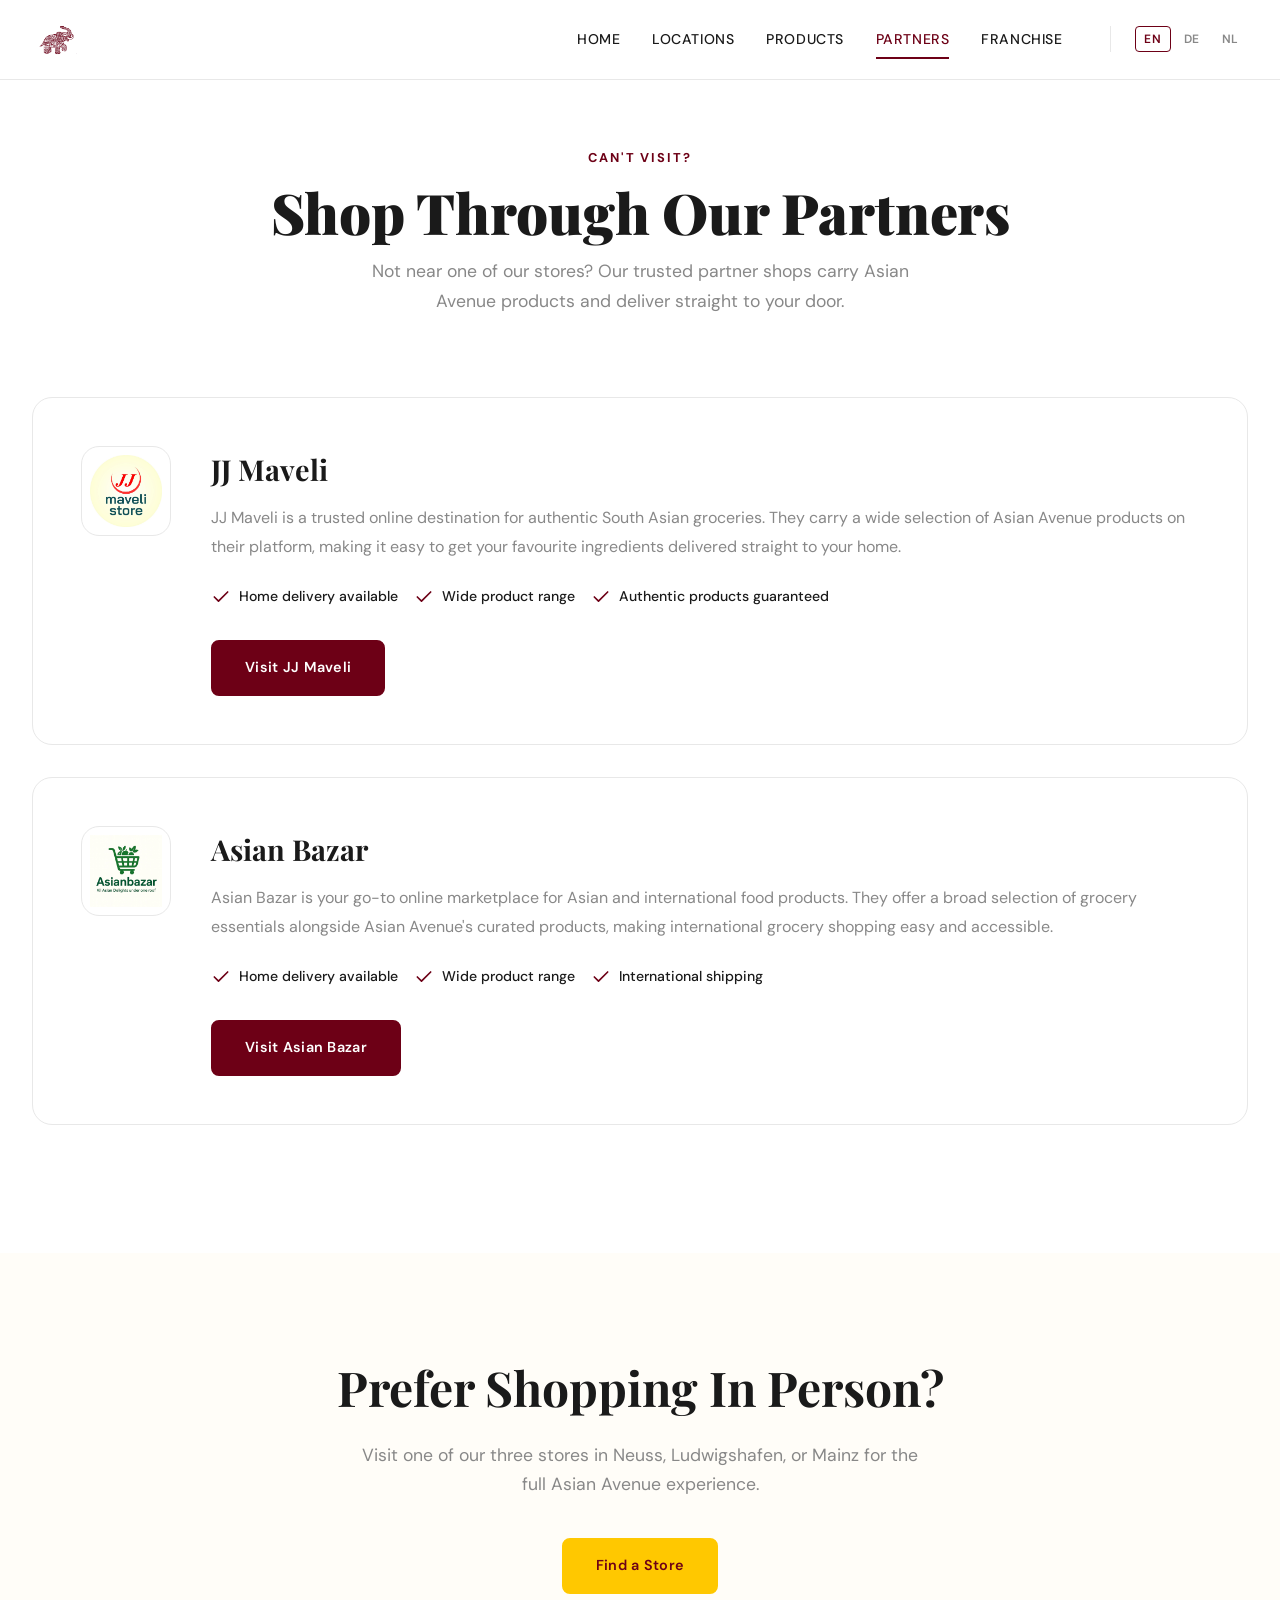
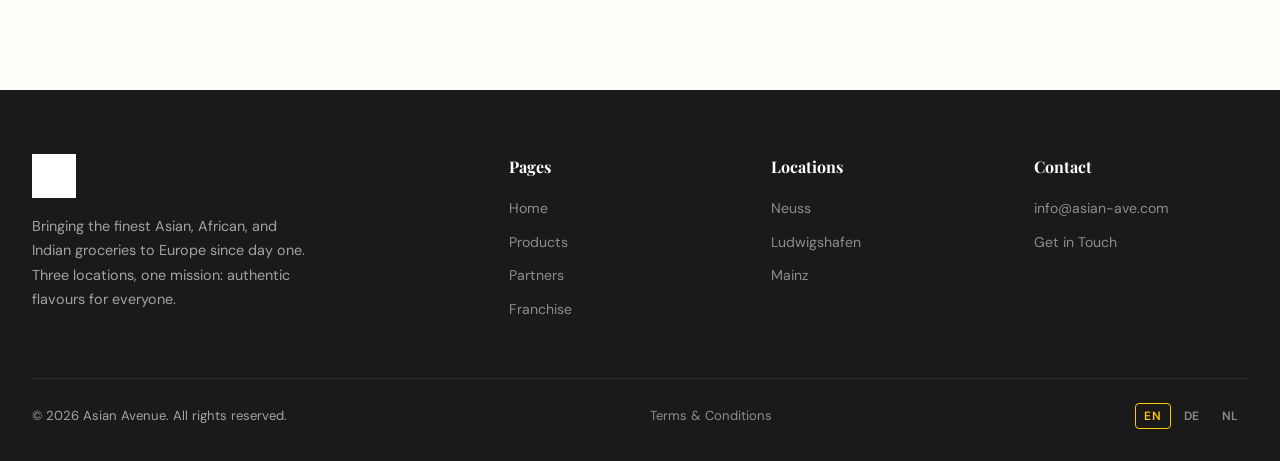
<file: partners.html>
<!DOCTYPE html>
<html lang="en">
<head>
  <meta charset="UTF-8">
  <meta name="viewport" content="width=device-width, initial-scale=1.0">
  <title>Our Partners — Asian Avenue</title>
  <meta name="description" content="Shop Asian Avenue products online through our trusted partners JJ Maveli and Asian Bazar.">
  <link rel="stylesheet" href="css/styles.css">
  <link rel="icon" href="favicon.ico" type="image/x-icon">
  <link rel="shortcut icon" href="favicon.ico" type="image/x-icon">
</head>
<body>

  <!-- Navigation -->
  <nav class="navbar" role="navigation" aria-label="Main navigation">
    <div class="container">
      <a href="index.html" class="nav-logo" aria-label="Asian Avenue Home">
        <img src="images/elephant.png" alt="Asian Avenue" width="52" height="52" style="height:52px;width:auto">
        
      </a>
      <div class="nav-links">
        <a href="index.html" data-i18n="nav_home">Home</a>
        <a href="locations.html" data-i18n="nav_locations">Locations</a>
        <a href="products.html" data-i18n="nav_products">Products</a>
        <a href="partners.html" data-i18n="nav_partners">Partners</a>
        <a href="franchise.html" data-i18n="nav_franchise">Franchise</a>
        <div class="lang-switcher">
          <button data-lang="en" class="active" aria-label="English">EN</button>
          <button data-lang="de" aria-label="Deutsch">DE</button>
          <button data-lang="nl" aria-label="Nederlands">NL</button>
        </div>
      </div>
      <button class="nav-toggle" aria-label="Toggle navigation" aria-expanded="false">
        <span></span><span></span><span></span>
      </button>
    </div>
  </nav>

  <!-- Page Header -->
  <section class="page-header">
    <div class="container">
      <span class="tag" data-i18n="partner_tag">Can't Visit?</span>
      <h1 class="page-title" data-i18n="partners_page_title">Shop Through Our Partners</h1>
      <p class="page-desc" data-i18n="partners_page_desc">Not near one of our stores? Our trusted partner shops carry Asian Avenue products and deliver straight to your door.</p>
    </div>
  </section>

  <!-- Partners Detail -->
  <section class="partners-detail">
    <div class="container">

      <!-- JJ Maveli -->
      <div class="partner-detail-card reveal">
        <div class="partner-detail-icon partner-logo-wrap">
          <img src="images/jjmaveli-logo.jpeg" alt="JJ Maveli Store" class="partner-logo-img">
        </div>
        <div class="partner-detail-content">
          <h2 data-i18n="partner_jj_title">JJ Maveli</h2>
          <p class="partner-detail-desc" data-i18n="partner_jj_full_text">JJ Maveli is a trusted online destination for authentic South Asian groceries. They carry a wide selection of Asian Avenue products on their platform, making it easy to get your favourite ingredients delivered straight to your home. Whether you're looking for spices, rice, sauces, or specialty items, JJ Maveli has you covered.</p>
          <div class="partner-detail-features">
            <div class="partner-feature">
              <svg width="20" height="20" viewBox="0 0 24 24" fill="none" stroke="currentColor" stroke-width="2" stroke-linecap="round" stroke-linejoin="round"><polyline points="20 6 9 17 4 12"/></svg>
              <span data-i18n="partner_feature_delivery">Home delivery available</span>
            </div>
            <div class="partner-feature">
              <svg width="20" height="20" viewBox="0 0 24 24" fill="none" stroke="currentColor" stroke-width="2" stroke-linecap="round" stroke-linejoin="round"><polyline points="20 6 9 17 4 12"/></svg>
              <span data-i18n="partner_feature_range">Wide product range</span>
            </div>
            <div class="partner-feature">
              <svg width="20" height="20" viewBox="0 0 24 24" fill="none" stroke="currentColor" stroke-width="2" stroke-linecap="round" stroke-linejoin="round"><polyline points="20 6 9 17 4 12"/></svg>
              <span data-i18n="partner_feature_authentic">Authentic products guaranteed</span>
            </div>
          </div>
          <a href="https://jjmavelistore.com" target="_blank" rel="noopener" class="btn btn-dark" data-i18n="partner_visit_shop">Visit JJ Maveli</a>
        </div>
      </div>

      <!-- Asian Bazar -->
      <div class="partner-detail-card reveal">
        <div class="partner-detail-icon partner-logo-wrap">
          <img src="images/asianbazar-logo.jpeg" alt="Asian Bazar" class="partner-logo-img">
        </div>
        <div class="partner-detail-content">
          <h2 data-i18n="partner_ab_title">Asian Bazar</h2>
          <p class="partner-detail-desc" data-i18n="partner_ab_full_text">Asian Bazar is your go-to online marketplace for Asian and international food products. They offer a broad selection of grocery essentials alongside Asian Avenue's curated products. From everyday staples to hard-to-find specialty items, Asian Bazar makes international grocery shopping easy and accessible.</p>
          <div class="partner-detail-features">
            <div class="partner-feature">
              <svg width="20" height="20" viewBox="0 0 24 24" fill="none" stroke="currentColor" stroke-width="2" stroke-linecap="round" stroke-linejoin="round"><polyline points="20 6 9 17 4 12"/></svg>
              <span data-i18n="partner_feature_delivery">Home delivery available</span>
            </div>
            <div class="partner-feature">
              <svg width="20" height="20" viewBox="0 0 24 24" fill="none" stroke="currentColor" stroke-width="2" stroke-linecap="round" stroke-linejoin="round"><polyline points="20 6 9 17 4 12"/></svg>
              <span data-i18n="partner_feature_range">Wide product range</span>
            </div>
            <div class="partner-feature">
              <svg width="20" height="20" viewBox="0 0 24 24" fill="none" stroke="currentColor" stroke-width="2" stroke-linecap="round" stroke-linejoin="round"><polyline points="20 6 9 17 4 12"/></svg>
              <span data-i18n="partner_feature_international">International shipping</span>
            </div>
          </div>
          <a href="https://asianbazar.de" target="_blank" rel="noopener" class="btn btn-dark" data-i18n="partner_visit_shop_ab">Visit Asian Bazar</a>
        </div>
      </div>

    </div>
  </section>

  <!-- CTA -->
  <section class="franchise">
    <div class="container reveal">
      <h2 data-i18n="partners_cta_title">Prefer Shopping In Person?</h2>
      <p data-i18n="partners_cta_text">Visit one of our three stores in Neuss, Ludwigshafen, or Mainz for the full Asian Avenue experience.</p>
      <a href="locations.html" class="btn btn-gold" data-i18n="hero_cta_locations">Find a Store</a>
    </div>
  </section>

  <!-- Footer -->
  <footer class="site-footer">
    <div class="container">
      <div class="footer-cols">
        <div class="footer-brand">
          <img src="images/elephant.png" alt="Asian Avenue" style="height:44px;width:auto;filter:brightness(0) invert(1)">
          <p data-i18n="footer_desc">Bringing the finest Asian, African, and Indian groceries to Europe since day one. Three locations, one mission: authentic flavours for everyone.</p>
        </div>
        <div>
          <h4 data-i18n="footer_pages">Pages</h4>
          <ul>
            <li><a href="index.html" data-i18n="nav_home">Home</a></li>
            <li><a href="products.html" data-i18n="nav_products">Products</a></li>
            <li><a href="partners.html" data-i18n="nav_partners">Partners</a></li>
            <li><a href="franchise.html" data-i18n="nav_franchise">Franchise</a></li>
          </ul>
        </div>
        <div>
          <h4 data-i18n="footer_locations">Locations</h4>
          <ul>
            <li><a href="locations.html">Neuss</a></li>
            <li><a href="locations.html">Ludwigshafen</a></li>
            <li><a href="locations.html">Mainz</a></li>
          </ul>
        </div>
        <div>
          <h4 data-i18n="footer_contact">Contact</h4>
          <ul>
            <li><a href="mailto:info@asian-ave.com">info@asian-ave.com</a></li>
            <li><a href="franchise.html" data-i18n="franchise_cta">Get in Touch</a></li>
          </ul>
        </div>
      </div>
      <div class="footer-bar" style="flex-wrap:wrap;gap:.5rem">
        <span data-i18n="footer_copyright">&copy; <script>document.write(new Date().getFullYear())</script> Asian Avenue. All rights reserved.</span>
        <a href="terms.html" style="color:rgba(255,255,255,.5);font-size:.82rem;transition:color .3s">Terms &amp; Conditions</a>
        <div class="lang-switcher">
          <button data-lang="en" class="active" aria-label="English">EN</button>
          <button data-lang="de" aria-label="Deutsch">DE</button>
          <button data-lang="nl" aria-label="Nederlands">NL</button>
        </div>
      </div>
    </div>
  </footer>

  <script src="js/main.js"></script>
</body>
</html>
</file>
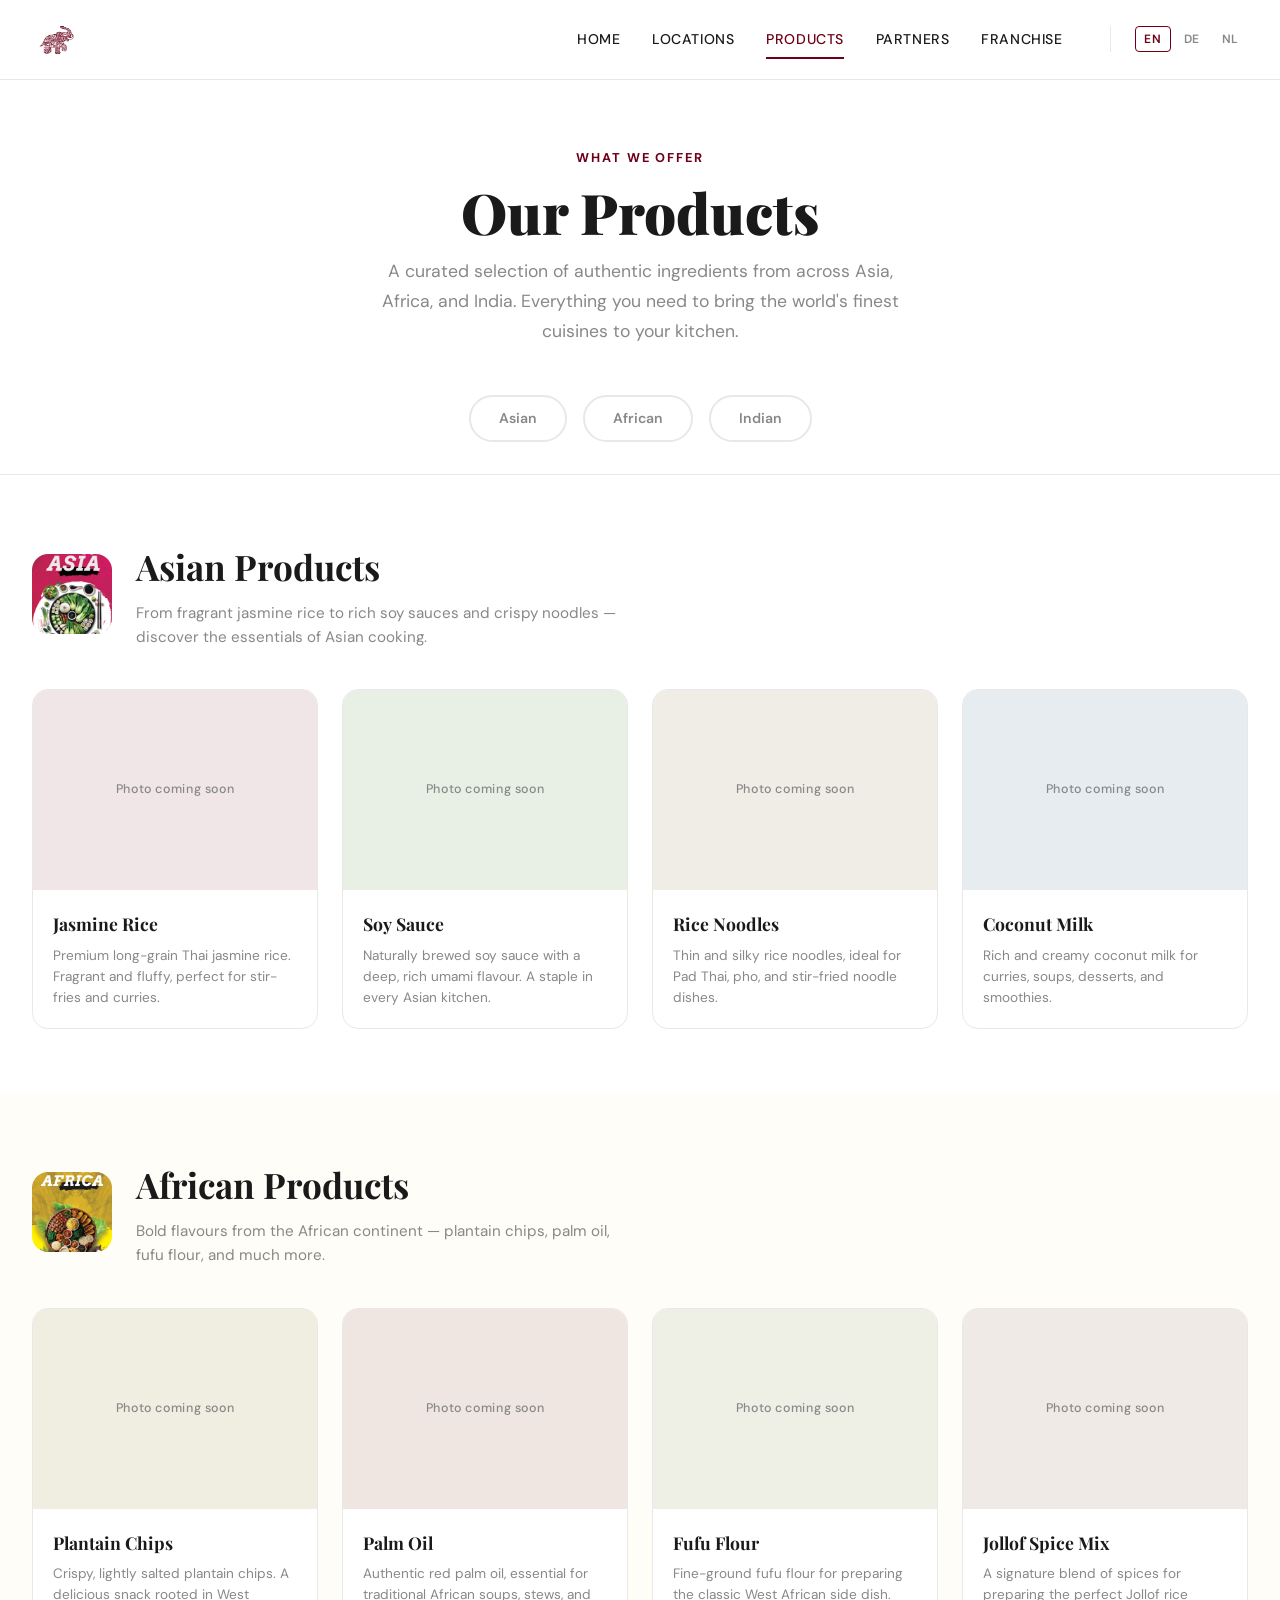
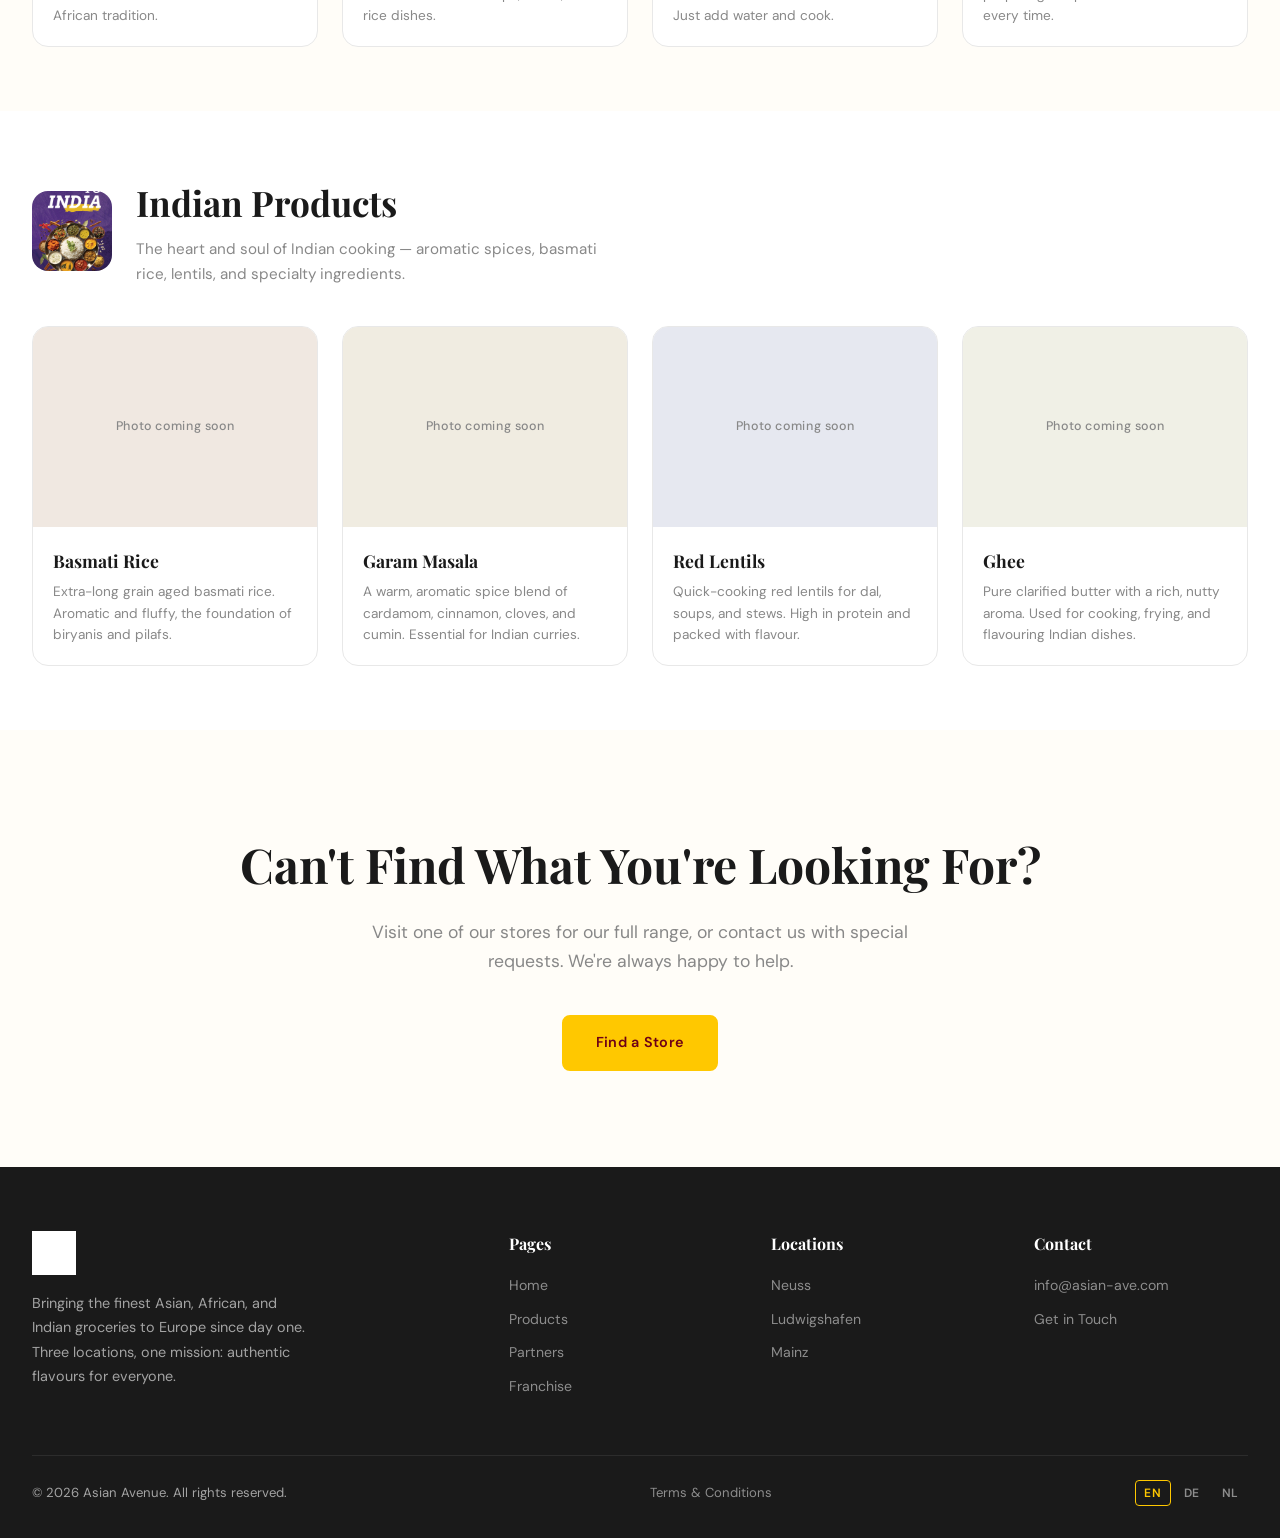
<file: products.html>
<!DOCTYPE html>
<html lang="en">
<head>
  <meta charset="UTF-8">
  <meta name="viewport" content="width=device-width, initial-scale=1.0">
  <title>Our Products — Asian Avenue</title>
  <meta name="description" content="Explore our range of authentic Asian, African, and Indian grocery products at Asian Avenue.">
  <link rel="stylesheet" href="css/styles.css">
  <link rel="icon" href="favicon.ico" type="image/x-icon">
  <link rel="shortcut icon" href="favicon.ico" type="image/x-icon">
</head>
<body>

  <!-- Navigation -->
  <nav class="navbar" role="navigation" aria-label="Main navigation">
    <div class="container">
      <a href="index.html" class="nav-logo" aria-label="Asian Avenue Home">
        <img src="images/elephant.png" alt="Asian Avenue" width="52" height="52" style="height:52px;width:auto">
        
      </a>
      <div class="nav-links">
        <a href="index.html" data-i18n="nav_home">Home</a>
        <a href="locations.html" data-i18n="nav_locations">Locations</a>
        <a href="products.html" data-i18n="nav_products">Products</a>
        <a href="partners.html" data-i18n="nav_partners">Partners</a>
        <a href="franchise.html" data-i18n="nav_franchise">Franchise</a>
        <div class="lang-switcher">
          <button data-lang="en" class="active" aria-label="English">EN</button>
          <button data-lang="de" aria-label="Deutsch">DE</button>
          <button data-lang="nl" aria-label="Nederlands">NL</button>
        </div>
      </div>
      <button class="nav-toggle" aria-label="Toggle navigation" aria-expanded="false">
        <span></span><span></span><span></span>
      </button>
    </div>
  </nav>

  <!-- Page Header -->
  <section class="page-header">
    <div class="container">
      <span class="tag" data-i18n="prod_tag">What We Offer</span>
      <h1 class="page-title" data-i18n="prod_title">Our Products</h1>
      <p class="page-desc" data-i18n="prod_subtitle">A curated selection of authentic ingredients from across Asia, Africa, and India. Everything you need to bring the world's finest cuisines to your kitchen.</p>
    </div>
  </section>

  <!-- Quick Nav -->
  <div class="product-nav">
    <div class="container">
      <div class="product-nav-links">
        <a href="#asian" class="product-nav-link product-nav-link--asia">Asian</a>
        <a href="#african" class="product-nav-link product-nav-link--africa">African</a>
        <a href="#indian" class="product-nav-link product-nav-link--india">Indian</a>
      </div>
    </div>
  </div>

  <!-- ====== ASIAN SECTION ====== -->
  <section class="product-section product-section--asia" id="asian">
    <div class="container">
      <div class="product-section-header reveal">
        <div class="product-section-label">
          <img src="images/asian-food.jpg" alt="Asian cuisine" class="product-section-thumb">
          <div>
            <h2 data-i18n="prod_asian_title">Asian Products</h2>
            <p data-i18n="prod_asian_desc">From fragrant jasmine rice to rich soy sauces and crispy noodles — discover the essentials of Asian cooking.</p>
          </div>
        </div>
      </div>
      <div class="product-grid reveal">
        <div class="product-card">
          <div class="product-img" style="background-color: #f0e6e8;">
            <span class="product-img-placeholder">Photo coming soon</span>
          </div>
          <div class="product-info">
            <h3>Jasmine Rice</h3>
            <p>Premium long-grain Thai jasmine rice. Fragrant and fluffy, perfect for stir-fries and curries.</p>
          </div>
        </div>
        <div class="product-card">
          <div class="product-img" style="background-color: #e8f0e6;">
            <span class="product-img-placeholder">Photo coming soon</span>
          </div>
          <div class="product-info">
            <h3>Soy Sauce</h3>
            <p>Naturally brewed soy sauce with a deep, rich umami flavour. A staple in every Asian kitchen.</p>
          </div>
        </div>
        <div class="product-card">
          <div class="product-img" style="background-color: #f0ede6;">
            <span class="product-img-placeholder">Photo coming soon</span>
          </div>
          <div class="product-info">
            <h3>Rice Noodles</h3>
            <p>Thin and silky rice noodles, ideal for Pad Thai, pho, and stir-fried noodle dishes.</p>
          </div>
        </div>
        <div class="product-card">
          <div class="product-img" style="background-color: #e6ecf0;">
            <span class="product-img-placeholder">Photo coming soon</span>
          </div>
          <div class="product-info">
            <h3>Coconut Milk</h3>
            <p>Rich and creamy coconut milk for curries, soups, desserts, and smoothies.</p>
          </div>
        </div>
      </div>
    </div>
  </section>

  <!-- ====== AFRICAN SECTION ====== -->
  <section class="product-section product-section--africa" id="african">
    <div class="container">
      <div class="product-section-header reveal">
        <div class="product-section-label">
          <img src="images/african-food.jpg" alt="African cuisine" class="product-section-thumb">
          <div>
            <h2 data-i18n="prod_african_title">African Products</h2>
            <p data-i18n="prod_african_desc">Bold flavours from the African continent — plantain chips, palm oil, fufu flour, and much more.</p>
          </div>
        </div>
      </div>
      <div class="product-grid reveal">
        <div class="product-card">
          <div class="product-img" style="background-color: #f0ede1;">
            <span class="product-img-placeholder">Photo coming soon</span>
          </div>
          <div class="product-info">
            <h3>Plantain Chips</h3>
            <p>Crispy, lightly salted plantain chips. A delicious snack rooted in West African tradition.</p>
          </div>
        </div>
        <div class="product-card">
          <div class="product-img" style="background-color: #f0e6e1;">
            <span class="product-img-placeholder">Photo coming soon</span>
          </div>
          <div class="product-info">
            <h3>Palm Oil</h3>
            <p>Authentic red palm oil, essential for traditional African soups, stews, and rice dishes.</p>
          </div>
        </div>
        <div class="product-card">
          <div class="product-img" style="background-color: #eef0e6;">
            <span class="product-img-placeholder">Photo coming soon</span>
          </div>
          <div class="product-info">
            <h3>Fufu Flour</h3>
            <p>Fine-ground fufu flour for preparing the classic West African side dish. Just add water and cook.</p>
          </div>
        </div>
        <div class="product-card">
          <div class="product-img" style="background-color: #f0eae6;">
            <span class="product-img-placeholder">Photo coming soon</span>
          </div>
          <div class="product-info">
            <h3>Jollof Spice Mix</h3>
            <p>A signature blend of spices for preparing the perfect Jollof rice every time.</p>
          </div>
        </div>
      </div>
    </div>
  </section>

  <!-- ====== INDIAN SECTION ====== -->
  <section class="product-section product-section--india" id="indian">
    <div class="container">
      <div class="product-section-header reveal">
        <div class="product-section-label">
          <img src="images/indian-food.jpg" alt="Indian cuisine" class="product-section-thumb">
          <div>
            <h2 data-i18n="prod_indian_title">Indian Products</h2>
            <p data-i18n="prod_indian_desc">The heart and soul of Indian cooking — aromatic spices, basmati rice, lentils, and specialty ingredients.</p>
          </div>
        </div>
      </div>
      <div class="product-grid reveal">
        <div class="product-card">
          <div class="product-img" style="background-color: #f0e8e1;">
            <span class="product-img-placeholder">Photo coming soon</span>
          </div>
          <div class="product-info">
            <h3>Basmati Rice</h3>
            <p>Extra-long grain aged basmati rice. Aromatic and fluffy, the foundation of biryanis and pilafs.</p>
          </div>
        </div>
        <div class="product-card">
          <div class="product-img" style="background-color: #f0ece1;">
            <span class="product-img-placeholder">Photo coming soon</span>
          </div>
          <div class="product-info">
            <h3>Garam Masala</h3>
            <p>A warm, aromatic spice blend of cardamom, cinnamon, cloves, and cumin. Essential for Indian curries.</p>
          </div>
        </div>
        <div class="product-card">
          <div class="product-img" style="background-color: #e6e8f0;">
            <span class="product-img-placeholder">Photo coming soon</span>
          </div>
          <div class="product-info">
            <h3>Red Lentils</h3>
            <p>Quick-cooking red lentils for dal, soups, and stews. High in protein and packed with flavour.</p>
          </div>
        </div>
        <div class="product-card">
          <div class="product-img" style="background-color: #f0f0e6;">
            <span class="product-img-placeholder">Photo coming soon</span>
          </div>
          <div class="product-info">
            <h3>Ghee</h3>
            <p>Pure clarified butter with a rich, nutty aroma. Used for cooking, frying, and flavouring Indian dishes.</p>
          </div>
        </div>
      </div>
    </div>
  </section>

  <!-- CTA -->
  <section class="franchise">
    <div class="container reveal">
      <h2 data-i18n="prod_cta_title">Can't Find What You're Looking For?</h2>
      <p data-i18n="prod_cta_text">Visit one of our stores for our full range, or contact us with special requests. We're always happy to help.</p>
      <a href="locations.html" class="btn btn-gold" data-i18n="hero_cta_locations">Find a Store</a>
    </div>
  </section>

  <!-- Footer -->
  <footer class="site-footer">
    <div class="container">
      <div class="footer-cols">
        <div class="footer-brand">
          <img src="images/elephant.png" alt="Asian Avenue" style="height:44px;width:auto;filter:brightness(0) invert(1)">
          <p data-i18n="footer_desc">Bringing the finest Asian, African, and Indian groceries to Europe since day one. Three locations, one mission: authentic flavours for everyone.</p>
        </div>
        <div>
          <h4 data-i18n="footer_pages">Pages</h4>
          <ul>
            <li><a href="index.html" data-i18n="nav_home">Home</a></li>
            <li><a href="products.html" data-i18n="nav_products">Products</a></li>
            <li><a href="partners.html" data-i18n="nav_partners">Partners</a></li>
            <li><a href="franchise.html" data-i18n="nav_franchise">Franchise</a></li>
          </ul>
        </div>
        <div>
          <h4 data-i18n="footer_locations">Locations</h4>
          <ul>
            <li><a href="locations.html">Neuss</a></li>
            <li><a href="locations.html">Ludwigshafen</a></li>
            <li><a href="locations.html">Mainz</a></li>
          </ul>
        </div>
        <div>
          <h4 data-i18n="footer_contact">Contact</h4>
          <ul>
            <li><a href="mailto:info@asian-ave.com">info@asian-ave.com</a></li>
            <li><a href="franchise.html" data-i18n="franchise_cta">Get in Touch</a></li>
          </ul>
        </div>
      </div>
      <div class="footer-bar" style="flex-wrap:wrap;gap:.5rem">
        <span data-i18n="footer_copyright">&copy; <script>document.write(new Date().getFullYear())</script> Asian Avenue. All rights reserved.</span>
        <a href="terms.html" style="color:rgba(255,255,255,.5);font-size:.82rem;transition:color .3s">Terms &amp; Conditions</a>
        <div class="lang-switcher">
          <button data-lang="en" class="active" aria-label="English">EN</button>
          <button data-lang="de" aria-label="Deutsch">DE</button>
          <button data-lang="nl" aria-label="Nederlands">NL</button>
        </div>
      </div>
    </div>
  </footer>

  <script src="js/main.js"></script>
</body>
</html>
</file>
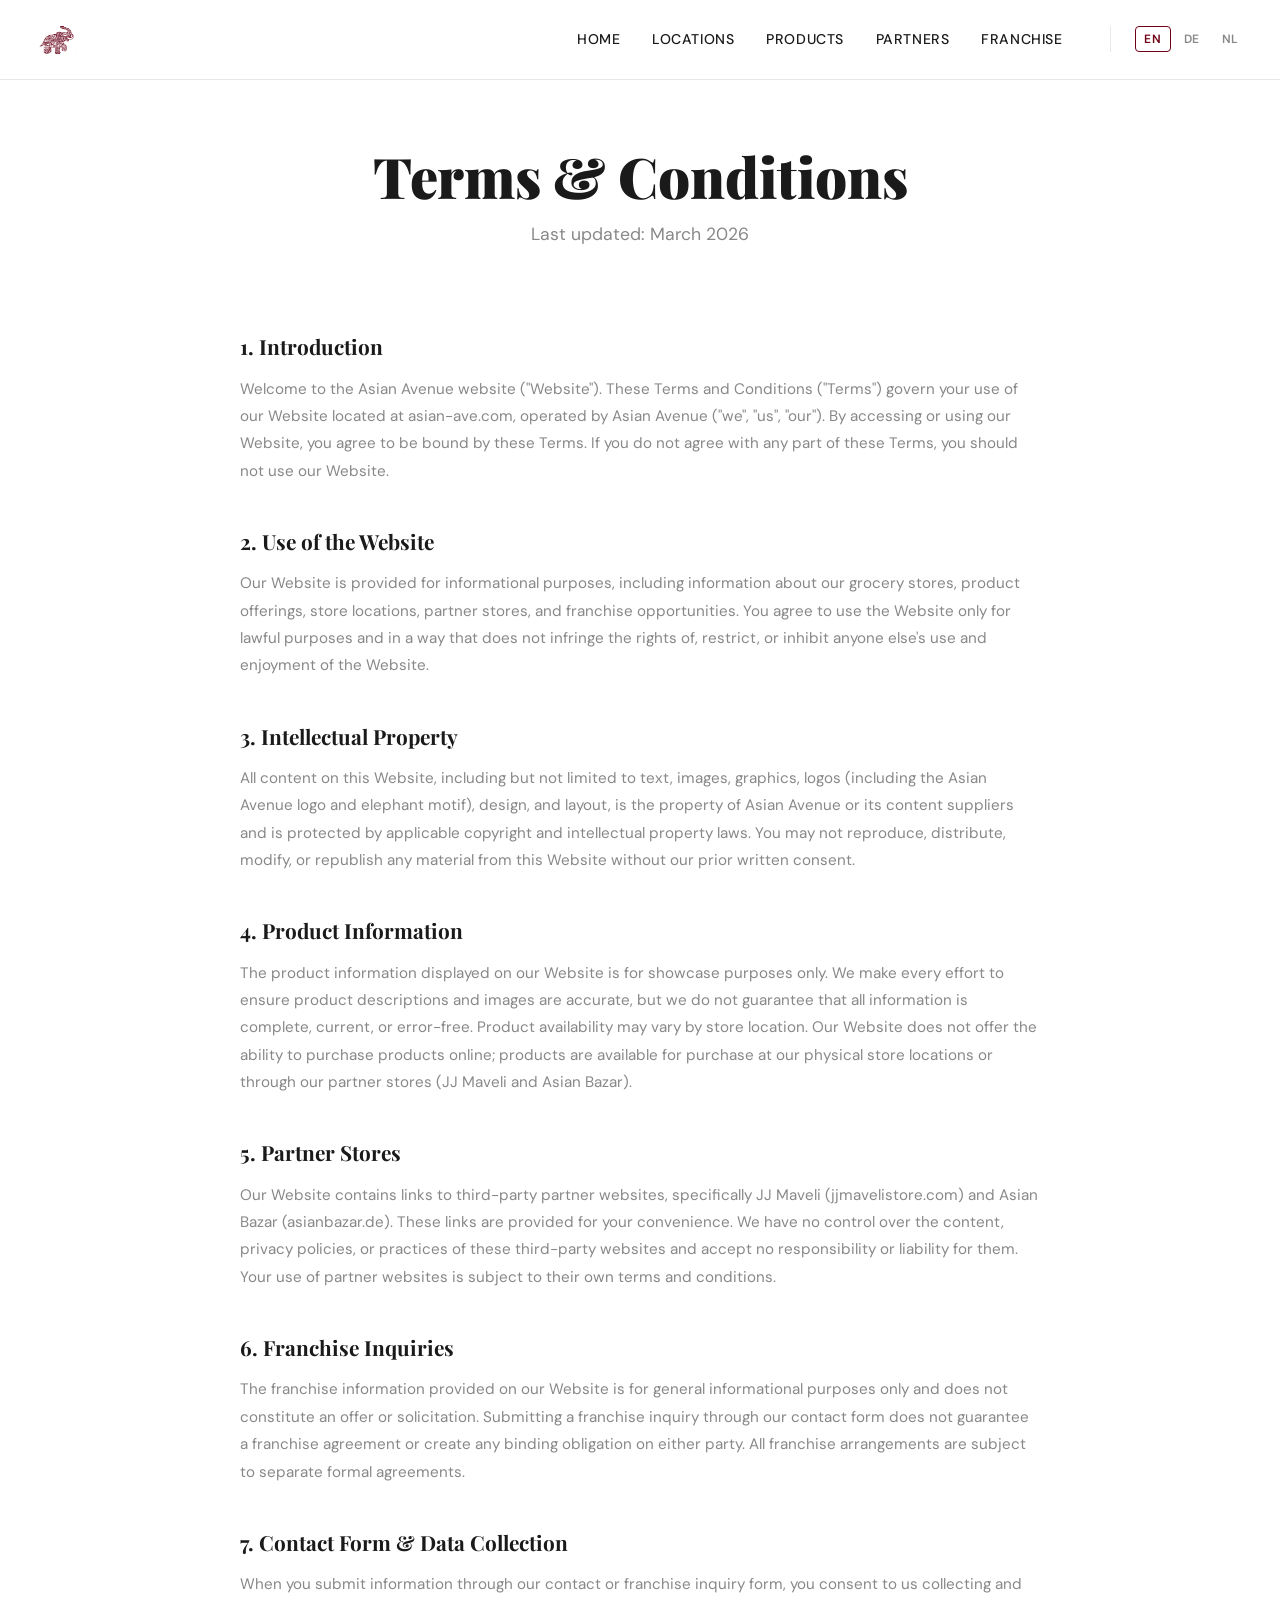
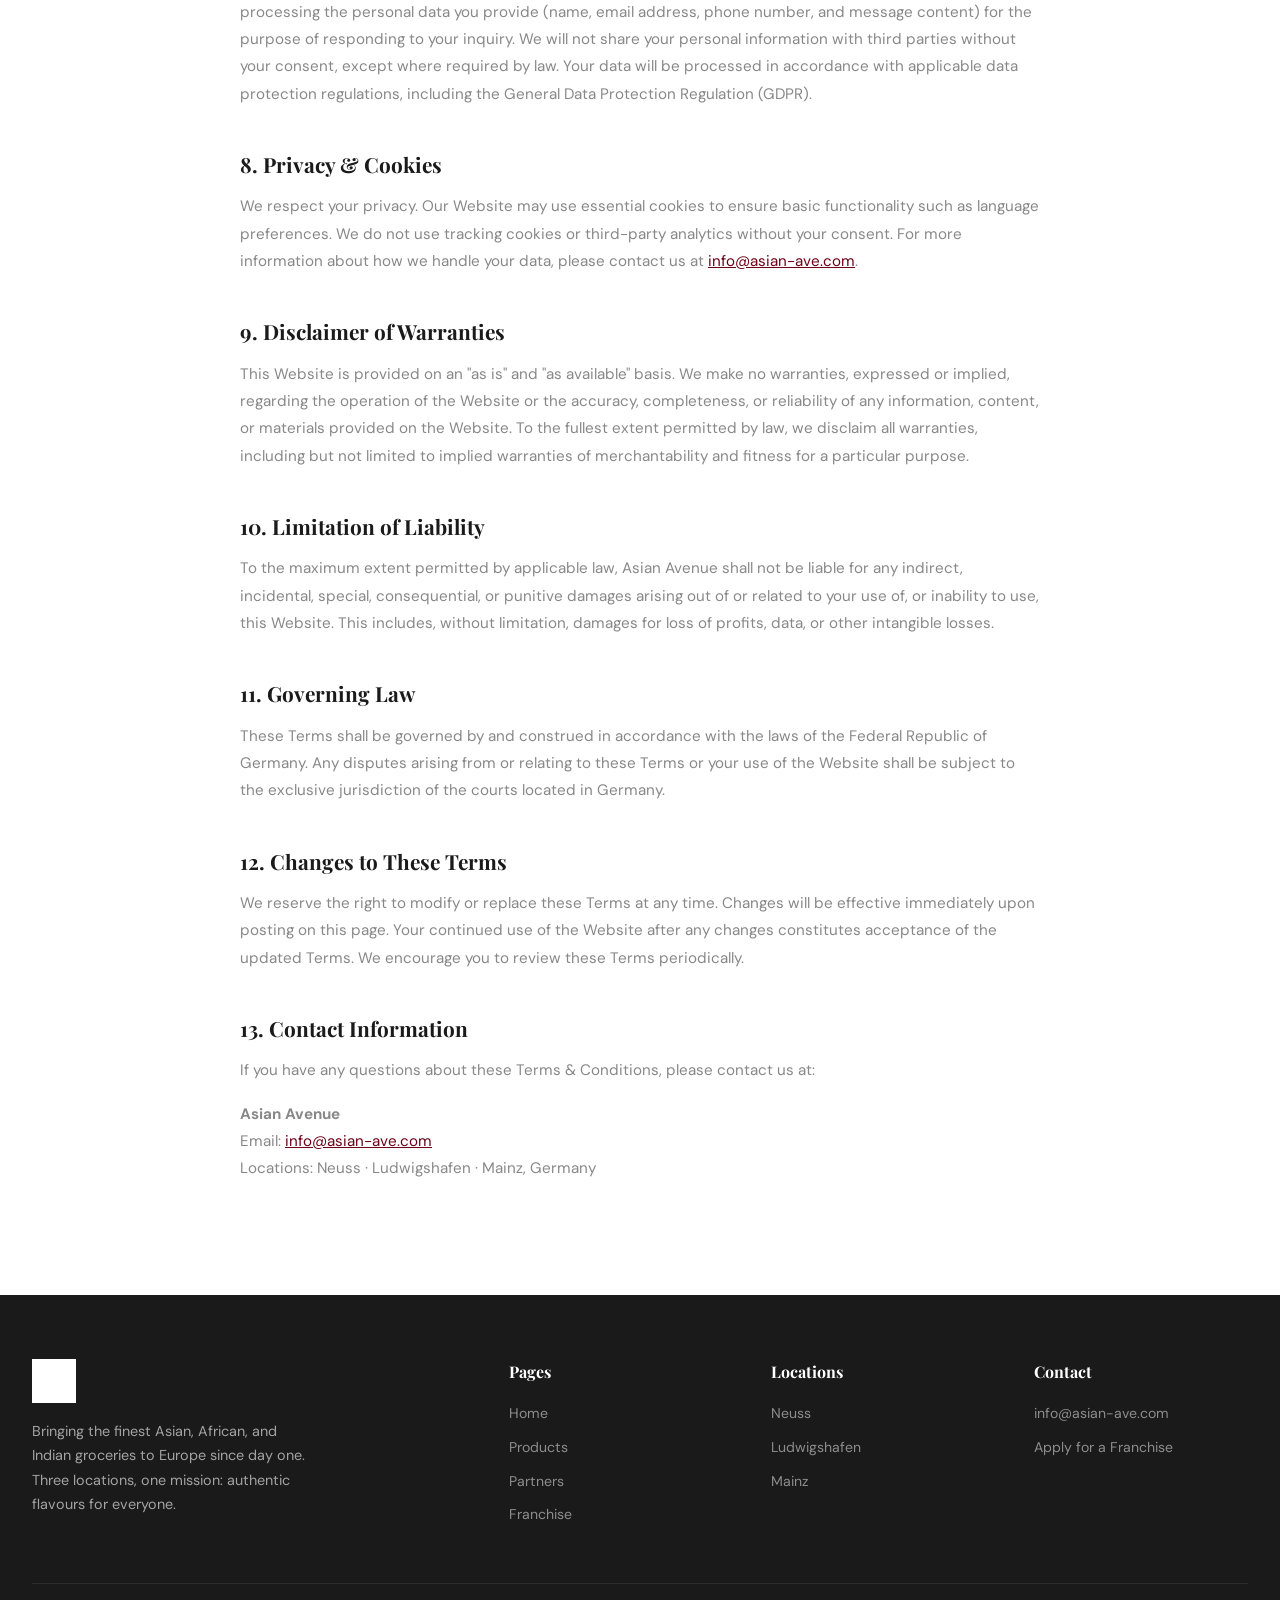
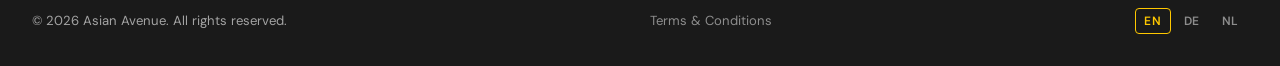
<file: terms.html>
<!DOCTYPE html>
<html lang="en">
<head>
  <meta charset="UTF-8">
  <meta name="viewport" content="width=device-width, initial-scale=1.0">
  <title>Terms & Conditions — Asian Avenue</title>
  <meta name="description" content="Terms and conditions for using the Asian Avenue website.">
  <link rel="stylesheet" href="css/styles.css">
  <link rel="icon" href="favicon.ico" type="image/x-icon">
  <link rel="shortcut icon" href="favicon.ico" type="image/x-icon">
</head>
<body>

  <!-- Navigation -->
  <nav class="navbar" role="navigation" aria-label="Main navigation">
    <div class="container">
      <a href="index.html" class="nav-logo" aria-label="Asian Avenue Home">
        <img src="images/elephant.png" alt="Asian Avenue" width="52" height="52" style="height:52px;width:auto">
      </a>
      <div class="nav-links">
        <a href="index.html" data-i18n="nav_home">Home</a>
        <a href="locations.html" data-i18n="nav_locations">Locations</a>
        <a href="products.html" data-i18n="nav_products">Products</a>
        <a href="partners.html" data-i18n="nav_partners">Partners</a>
        <a href="franchise.html" data-i18n="nav_franchise">Franchise</a>
        <div class="lang-switcher">
          <button data-lang="en" class="active" aria-label="English">EN</button>
          <button data-lang="de" aria-label="Deutsch">DE</button>
          <button data-lang="nl" aria-label="Nederlands">NL</button>
        </div>
      </div>
      <button class="nav-toggle" aria-label="Toggle navigation" aria-expanded="false">
        <span></span><span></span><span></span>
      </button>
    </div>
  </nav>

  <!-- Page Header -->
  <section class="page-header">
    <div class="container">
      <h1 class="page-title">Terms & Conditions</h1>
      <p class="page-desc">Last updated: March 2026</p>
    </div>
  </section>

  <!-- Terms Content -->
  <section class="terms-content">
    <div class="container">
      <div class="terms-body">

        <h2>1. Introduction</h2>
        <p>Welcome to the Asian Avenue website ("Website"). These Terms and Conditions ("Terms") govern your use of our Website located at asian-ave.com, operated by Asian Avenue ("we", "us", "our"). By accessing or using our Website, you agree to be bound by these Terms. If you do not agree with any part of these Terms, you should not use our Website.</p>

        <h2>2. Use of the Website</h2>
        <p>Our Website is provided for informational purposes, including information about our grocery stores, product offerings, store locations, partner stores, and franchise opportunities. You agree to use the Website only for lawful purposes and in a way that does not infringe the rights of, restrict, or inhibit anyone else's use and enjoyment of the Website.</p>

        <h2>3. Intellectual Property</h2>
        <p>All content on this Website, including but not limited to text, images, graphics, logos (including the Asian Avenue logo and elephant motif), design, and layout, is the property of Asian Avenue or its content suppliers and is protected by applicable copyright and intellectual property laws. You may not reproduce, distribute, modify, or republish any material from this Website without our prior written consent.</p>

        <h2>4. Product Information</h2>
        <p>The product information displayed on our Website is for showcase purposes only. We make every effort to ensure product descriptions and images are accurate, but we do not guarantee that all information is complete, current, or error-free. Product availability may vary by store location. Our Website does not offer the ability to purchase products online; products are available for purchase at our physical store locations or through our partner stores (JJ Maveli and Asian Bazar).</p>

        <h2>5. Partner Stores</h2>
        <p>Our Website contains links to third-party partner websites, specifically JJ Maveli (jjmavelistore.com) and Asian Bazar (asianbazar.de). These links are provided for your convenience. We have no control over the content, privacy policies, or practices of these third-party websites and accept no responsibility or liability for them. Your use of partner websites is subject to their own terms and conditions.</p>

        <h2>6. Franchise Inquiries</h2>
        <p>The franchise information provided on our Website is for general informational purposes only and does not constitute an offer or solicitation. Submitting a franchise inquiry through our contact form does not guarantee a franchise agreement or create any binding obligation on either party. All franchise arrangements are subject to separate formal agreements.</p>

        <h2>7. Contact Form & Data Collection</h2>
        <p>When you submit information through our contact or franchise inquiry form, you consent to us collecting and processing the personal data you provide (name, email address, phone number, and message content) for the purpose of responding to your inquiry. We will not share your personal information with third parties without your consent, except where required by law. Your data will be processed in accordance with applicable data protection regulations, including the General Data Protection Regulation (GDPR).</p>

        <h2>8. Privacy & Cookies</h2>
        <p>We respect your privacy. Our Website may use essential cookies to ensure basic functionality such as language preferences. We do not use tracking cookies or third-party analytics without your consent. For more information about how we handle your data, please contact us at <a href="mailto:info@asian-ave.com">info@asian-ave.com</a>.</p>

        <h2>9. Disclaimer of Warranties</h2>
        <p>This Website is provided on an "as is" and "as available" basis. We make no warranties, expressed or implied, regarding the operation of the Website or the accuracy, completeness, or reliability of any information, content, or materials provided on the Website. To the fullest extent permitted by law, we disclaim all warranties, including but not limited to implied warranties of merchantability and fitness for a particular purpose.</p>

        <h2>10. Limitation of Liability</h2>
        <p>To the maximum extent permitted by applicable law, Asian Avenue shall not be liable for any indirect, incidental, special, consequential, or punitive damages arising out of or related to your use of, or inability to use, this Website. This includes, without limitation, damages for loss of profits, data, or other intangible losses.</p>

        <h2>11. Governing Law</h2>
        <p>These Terms shall be governed by and construed in accordance with the laws of the Federal Republic of Germany. Any disputes arising from or relating to these Terms or your use of the Website shall be subject to the exclusive jurisdiction of the courts located in Germany.</p>

        <h2>12. Changes to These Terms</h2>
        <p>We reserve the right to modify or replace these Terms at any time. Changes will be effective immediately upon posting on this page. Your continued use of the Website after any changes constitutes acceptance of the updated Terms. We encourage you to review these Terms periodically.</p>

        <h2>13. Contact Information</h2>
        <p>If you have any questions about these Terms & Conditions, please contact us at:</p>
        <p>
          <strong>Asian Avenue</strong><br>
          Email: <a href="mailto:info@asian-ave.com">info@asian-ave.com</a><br>
          Locations: Neuss · Ludwigshafen · Mainz, Germany
        </p>

      </div>
    </div>
  </section>

  <!-- Footer -->
  <footer class="site-footer">
    <div class="container">
      <div class="footer-cols">
        <div class="footer-brand">
          <img src="images/elephant.png" alt="Asian Avenue" style="height:44px;width:auto;filter:brightness(0) invert(1)">
          <p>Bringing the finest Asian, African, and Indian groceries to Europe since day one. Three locations, one mission: authentic flavours for everyone.</p>
        </div>
        <div>
          <h4>Pages</h4>
          <ul>
            <li><a href="index.html">Home</a></li>
            <li><a href="products.html">Products</a></li>
            <li><a href="partners.html">Partners</a></li>
            <li><a href="franchise.html">Franchise</a></li>
          </ul>
        </div>
        <div>
          <h4>Locations</h4>
          <ul>
            <li><a href="locations.html">Neuss</a></li>
            <li><a href="locations.html">Ludwigshafen</a></li>
            <li><a href="locations.html">Mainz</a></li>
          </ul>
        </div>
        <div>
          <h4>Contact</h4>
          <ul>
            <li><a href="mailto:info@asian-ave.com">info@asian-ave.com</a></li>
            <li><a href="franchise.html">Apply for a Franchise</a></li>
          </ul>
        </div>
      </div>
      <div class="footer-bar">
        <span>&copy; <script>document.write(new Date().getFullYear())</script> Asian Avenue. All rights reserved.</span>
        <a href="terms.html" style="color:rgba(255,255,255,.5);font-size:.82rem;transition:color .3s">Terms & Conditions</a>
        <div class="lang-switcher">
          <button data-lang="en" class="active" aria-label="English">EN</button>
          <button data-lang="de" aria-label="Deutsch">DE</button>
          <button data-lang="nl" aria-label="Nederlands">NL</button>
        </div>
      </div>
    </div>
  </footer>

  <script src="js/main.js"></script>
</body>
</html>
</file>
<file: css/styles.css>
/* ============================================
   ASIAN AVENUE v3 — Sticky Scroll Hero
   Logo pinned → fades into 3 panels
   Burgundy #6d0016 | Gold #ffc800 | White base
   ============================================ */
@import url('https://fonts.googleapis.com/css2?family=Playfair+Display:ital,wght@0,400;0,700;0,900;1,400&family=DM+Sans:wght@300;400;500;600;700&display=swap');

:root {
  --burgundy: #6d0016;
  --burgundy-dark: #4a000f;
  --gold: #ffc800;
  --gold-dark: #d4a600;
  --gold-light: #ffe066;
  --cream: #fffdf8;
  --charcoal: #1a1a1a;
  --white: #ffffff;
  --g200: #e8e8e8;
  --g300: #d1d1d1;
  --g500: #888888;
  --display: 'Playfair Display', Georgia, serif;
  --body: 'DM Sans', -apple-system, BlinkMacSystemFont, sans-serif;
  --nav-h: 80px;
  --max-w: 1280px;
  --ease: cubic-bezier(.4, 0, .2, 1);
}

/* — Reset — */
*, *::before, *::after { box-sizing: border-box; margin: 0; padding: 0 }
html { scroll-behavior: smooth }
body { font-family: var(--body); color: var(--charcoal); background: var(--white); line-height: 1.6; -webkit-font-smoothing: antialiased; overflow-x: hidden }
img { max-width: 100%; height: auto; display: block }
a { text-decoration: none; color: inherit; transition: color .3s var(--ease) }
ul { list-style: none }
.container { max-width: var(--max-w); margin: 0 auto; padding: 0 2rem }
.accent { color: var(--burgundy) }

/* ═══════════════════════════════════
   NAVIGATION — White
   ═══════════════════════════════════ */
.navbar { position: fixed; top: 0; left: 0; right: 0; z-index: 1000; height: var(--nav-h); background: var(--white); border-bottom: 1px solid var(--g200); transition: box-shadow .3s var(--ease) }
.navbar.scrolled { box-shadow: 0 2px 24px rgba(0,0,0,.07) }
.navbar .container { display: flex; align-items: center; justify-content: space-between; height: 100% }
.nav-logo img { height: 52px; width: auto }
.nav-logo-spacer { width: 160px }
.nav-logo-scroll { display: none !important; visibility: hidden }
.nav-logo-scroll.revealed { display: block !important; visibility: visible }
.nav-links { display: flex; align-items: center; gap: 2rem }
.nav-links a { font-size: .88rem; font-weight: 500; color: var(--charcoal); letter-spacing: .04em; text-transform: uppercase; padding: .5rem 0; position: relative }
.nav-links a::after { content: ''; position: absolute; bottom: 0; left: 0; width: 0; height: 2px; background: var(--burgundy); transition: width .3s var(--ease) }
.nav-links a:hover, .nav-links a.active { color: var(--burgundy) }
.nav-links a:hover::after, .nav-links a.active::after { width: 100% }
.lang-switcher { display: flex; align-items: center; gap: .25rem; margin-left: 1rem; padding-left: 1.5rem; border-left: 1px solid var(--g200) }
.lang-switcher button { background: none; border: 1px solid transparent; color: var(--g500); font-family: var(--body); font-size: .75rem; font-weight: 600; padding: .25rem .5rem; border-radius: 4px; cursor: pointer; transition: all .3s var(--ease); letter-spacing: .05em }
.lang-switcher button:hover { color: var(--charcoal); border-color: var(--g300) }
.lang-switcher button.active { color: var(--burgundy); border-color: var(--burgundy) }
.nav-toggle { display: none; flex-direction: column; gap: 5px; background: none; border: none; cursor: pointer; padding: 4px }
.nav-toggle span { width: 24px; height: 2px; background: var(--charcoal); border-radius: 2px; transition: all .3s var(--ease) }

/* ═══════════════════════════════════
   STICKY SCROLL HERO
   The scroll-track creates scroll room.
   The sticky-frame pins to viewport.
   Two layers crossfade based on scroll.
   ═══════════════════════════════════ */
.scroll-track {
  height: 250vh;
  position: relative;
  margin-top: var(--nav-h);
}
.sticky-frame {
  position: sticky;
  top: var(--nav-h);
  width: 100%;
  height: calc(100vh - var(--nav-h));
  overflow: hidden;
}

/* Logo layer — starts visible */
.hero-logo-layer {
  position: absolute;
  inset: 0;
  display: flex;
  flex-direction: column;
  align-items: center;
  justify-content: center;
  background: var(--white);
  z-index: 2;
  transition: none;
  will-change: opacity, transform;
}
.hero-full-logo {
  max-width: 580px;
  width: 90%;
  margin-bottom: 2rem;
}
.scroll-hint {
  display: flex;
  flex-direction: column;
  align-items: center;
  gap: .5rem;
  color: var(--g500);
  font-size: .78rem;
  font-weight: 500;
  letter-spacing: .12em;
  text-transform: uppercase;
}
.scroll-hint svg {
  color: var(--burgundy);
  animation: hintBounce 2s ease-in-out infinite;
}
@keyframes hintBounce {
  0%, 100% { transform: translateY(0) }
  50% { transform: translateY(6px) }
}

/* Panels layer — starts hidden */
.panels-layer {
  position: absolute;
  inset: 0;
  display: flex;
  z-index: 1;
  opacity: 0;
  will-change: opacity;
  transition: none; /* JS controls */
}

/* Individual panels */
.panel {
  flex: 1;
  position: relative;
  overflow: hidden;
  cursor: pointer;
}
.panel img {
  width: 100%;
  height: 100%;
  object-fit: cover;
  object-position: top center;
  transition: transform .6s var(--ease);
}
.panel:hover img {
  transform: scale(1.05);
}
.panel-overlay {
  position: absolute;
  inset: 0;
  background: linear-gradient(to top, rgba(0,0,0,.3) 0%, transparent 40%);
  display: flex;
  align-items: flex-end;
  justify-content: center;
  padding: 2.5rem 1.5rem;
  transition: background .3s var(--ease);
}
.panel:hover .panel-overlay {
  background: linear-gradient(to top, rgba(109,0,22,.55) 0%, rgba(109,0,22,.08) 50%);
}
.panel-cta {
  display: inline-flex;
  align-items: center;
  gap: .4rem;
  font-family: var(--body);
  font-size: .88rem;
  font-weight: 600;
  color: var(--gold);
  opacity: 0;
  transform: translateY(8px);
  transition: all .3s var(--ease);
}
.panel:hover .panel-cta {
  opacity: 1;
  transform: translateY(0);
}
.panel-cta svg {
  transition: transform .3s var(--ease);
}
.panel:hover .panel-cta svg {
  transform: translateX(4px);
}

/* ═══════════════════════════════════
   INTRO
   ═══════════════════════════════════ */
.intro { padding: 6rem 0; background: var(--white) }
.intro-inner { max-width: 720px; margin: 0 auto; text-align: center }
.intro-heading { font-family: var(--display); font-size: clamp(2.2rem, 4vw, 3.2rem); font-weight: 900; line-height: 1.15; color: var(--charcoal); margin-bottom: 1.25rem }
.intro-body { font-size: 1.1rem; color: var(--g500); line-height: 1.8; margin-bottom: 2.5rem }
.intro-buttons { display: flex; justify-content: center; gap: 1rem }

/* ═══════════════════════════════════
   SHARED
   ═══════════════════════════════════ */
.tag { display: inline-block; font-size: .8rem; font-weight: 700; letter-spacing: .15em; text-transform: uppercase; color: var(--burgundy); margin-bottom: .75rem }
.section-head { text-align: center; margin-bottom: 3.5rem }
.section-heading { font-family: var(--display); font-size: clamp(2rem, 4vw, 2.8rem); font-weight: 700; color: var(--charcoal); line-height: 1.2 }
.section-desc { font-size: 1.05rem; color: var(--g500); margin-top: .75rem; max-width: 540px; margin-left: auto; margin-right: auto }

/* ═══════════════════════════════════
   BUTTONS
   ═══════════════════════════════════ */
.btn { display: inline-flex; align-items: center; gap: .5rem; padding: .9rem 2rem; border-radius: 8px; font-family: var(--body); font-size: .9rem; font-weight: 600; letter-spacing: .02em; cursor: pointer; transition: all .3s var(--ease); border: 2px solid transparent }
.btn-dark { background: var(--burgundy); color: var(--white); border-color: var(--burgundy) }
.btn-dark:hover { background: var(--burgundy-dark); transform: translateY(-2px); box-shadow: 0 8px 24px rgba(109,0,22,.25) }
.btn-ghost { background: transparent; color: var(--burgundy); border-color: var(--burgundy) }
.btn-ghost:hover { background: var(--burgundy); color: var(--white); transform: translateY(-2px) }
.btn-gold { background: var(--gold); color: var(--burgundy); border-color: var(--gold) }
.btn-gold:hover { background: var(--gold-light); transform: translateY(-2px); box-shadow: 0 8px 24px rgba(255,200,0,.3) }
.btn-outline-gold { background: transparent; color: var(--gold); border-color: rgba(255,200,0,.4) }
.btn-outline-gold:hover { border-color: var(--gold); background: rgba(255,200,0,.08); transform: translateY(-2px) }
.btn-sm { padding: .6rem 1.25rem; font-size: .82rem }

/* ═══════════════════════════════════
   LOCATIONS
   ═══════════════════════════════════ */
.locations { padding: 6rem 0; background: var(--cream) }
.loc-grid { display: grid; grid-template-columns: repeat(3, 1fr); gap: 2rem; margin-top: 3rem }
.loc-card { background: var(--white); border: 1px solid var(--g200); border-radius: 16px; padding: 2rem; transition: all .3s var(--ease); position: relative; overflow: hidden }
.loc-card::before { content: ''; position: absolute; top: 0; left: 0; right: 0; height: 4px; background: linear-gradient(90deg, var(--burgundy), var(--gold)); transform: scaleX(0); transition: transform .3s var(--ease); transform-origin: left }
.loc-card:hover { border-color: var(--burgundy); box-shadow: 0 12px 40px rgba(109,0,22,.08); transform: translateY(-4px) }
.loc-card:hover::before { transform: scaleX(1) }
.loc-icon { width: 48px; height: 48px; background: rgba(109,0,22,.06); border-radius: 12px; display: flex; align-items: center; justify-content: center; margin-bottom: 1.25rem; color: var(--burgundy) }
.loc-card h3 { font-family: var(--display); font-size: 1.35rem; font-weight: 700; color: var(--charcoal); margin-bottom: .5rem }
.loc-card p { font-size: .9rem; color: var(--g500); line-height: 1.6 }
.loc-card .btn { margin-top: 1.25rem }

/* ═══════════════════════════════════
   PARTNERS
   ═══════════════════════════════════ */
.partners { padding: 6rem 0; background: var(--burgundy); color: var(--white) }
.partners .tag { color: var(--gold) }
.partners .section-heading { color: var(--white) }
.partners .section-desc { color: rgba(255,255,255,.55) }
.partner-grid { display: grid; grid-template-columns: repeat(2, 1fr); gap: 2rem; margin-top: 3rem }
.partner-card { background: rgba(255,255,255,.06); border: 1px solid rgba(255,255,255,.1); border-radius: 16px; padding: 2.5rem; transition: all .3s var(--ease) }
.partner-card:hover { border-color: var(--gold); transform: translateY(-4px); box-shadow: 0 16px 40px rgba(0,0,0,.3) }
.partner-card h3 { font-family: var(--display); font-size: 1.5rem; font-weight: 700; color: var(--gold); margin-bottom: .75rem }
.partner-card p { font-size: .95rem; color: rgba(255,255,255,.6); line-height: 1.7; margin-bottom: 1.5rem }

/* ═══════════════════════════════════
   FRANCHISE
   ═══════════════════════════════════ */
.franchise { padding: 6rem 0; background: var(--cream); text-align: center }
.franchise h2 { font-family: var(--display); font-size: clamp(2rem, 4vw, 3rem); font-weight: 700; color: var(--charcoal); margin-bottom: 1rem }
.franchise p { font-size: 1.1rem; color: var(--g500); max-width: 560px; margin: 0 auto 2.5rem }

/* ═══════════════════════════════════
   FOOTER
   ═══════════════════════════════════ */
.site-footer { background: var(--charcoal); color: rgba(255,255,255,.6); padding: 4rem 0 2rem }
.footer-cols { display: grid; grid-template-columns: 2fr 1fr 1fr 1fr; gap: 3rem; margin-bottom: 3rem }
.footer-brand img { height: 44px; filter: brightness(0) invert(1); margin-bottom: 1rem }
.footer-brand p { font-size: .9rem; line-height: 1.7; max-width: 280px }
.site-footer h4 { font-family: var(--display); font-size: 1rem; font-weight: 700; color: var(--white); margin-bottom: 1rem }
.site-footer ul li { margin-bottom: .5rem }
.site-footer ul a { font-size: .88rem; color: rgba(255,255,255,.5); transition: color .3s var(--ease) }
.site-footer ul a:hover { color: var(--gold) }
.footer-bar { border-top: 1px solid rgba(255,255,255,.08); padding-top: 1.5rem; display: flex; justify-content: space-between; align-items: center; font-size: .82rem }
.footer-bar .lang-switcher { border-left: none; margin-left: 0; padding-left: 0 }
.footer-bar .lang-switcher button { color: rgba(255,255,255,.5) }
.footer-bar .lang-switcher button:hover { color: var(--white); border-color: rgba(255,255,255,.3) }
.footer-bar .lang-switcher button.active { color: var(--gold); border-color: var(--gold) }

/* ═══════════════════════════════════
   PRODUCTS PAGE
   ═══════════════════════════════════ */
.product-nav { background: var(--white); padding: 0 0 2rem; position: sticky; top: var(--nav-h); z-index: 50; border-bottom: 1px solid var(--g200) }
.product-nav-links { display: flex; justify-content: center; gap: 1rem }
.product-nav-link { padding: .65rem 1.75rem; border-radius: 100px; border: 2px solid var(--g200); font-family: var(--body); font-size: .88rem; font-weight: 600; color: var(--g500); transition: all .3s var(--ease) }
.product-nav-link:hover { border-color: var(--burgundy); color: var(--burgundy) }
.product-nav-link--asia:hover, .product-nav-link--asia.active { background: #d4365c; border-color: #d4365c; color: var(--white) }
.product-nav-link--africa:hover, .product-nav-link--africa.active { background: #c8a800; border-color: #c8a800; color: var(--white) }
.product-nav-link--india:hover, .product-nav-link--india.active { background: #5b3d8f; border-color: #5b3d8f; color: var(--white) }

.product-section { padding: 4rem 0 }
.product-section--asia { background: var(--white) }
.product-section--africa { background: var(--cream) }
.product-section--india { background: var(--white) }

.product-section-header { margin-bottom: 2.5rem }
.product-section-label { display: flex; align-items: center; gap: 1.5rem }
.product-section-thumb { width: 80px; height: 80px; border-radius: 16px; object-fit: cover; flex-shrink: 0 }
.product-section-label h2 { font-family: var(--display); font-size: clamp(1.6rem, 3vw, 2.2rem); font-weight: 700; color: var(--charcoal); margin-bottom: .35rem }
.product-section-label p { font-size: .95rem; color: var(--g500); line-height: 1.6; max-width: 480px }

.product-grid { display: grid; grid-template-columns: repeat(4, 1fr); gap: 1.5rem }
.product-card { background: var(--white); border: 1px solid var(--g200); border-radius: 16px; overflow: hidden; transition: all .3s var(--ease) }
.product-card:hover { border-color: var(--burgundy); box-shadow: 0 8px 30px rgba(109,0,22,.08); transform: translateY(-4px) }
.product-img { height: 200px; display: flex; align-items: center; justify-content: center; position: relative; overflow: hidden }
.product-img img { width: 100%; height: 100%; object-fit: cover }
.product-img-placeholder { font-size: .78rem; font-weight: 500; color: var(--g500); letter-spacing: .05em }
.product-info { padding: 1.25rem }
.product-info h3 { font-family: var(--display); font-size: 1.1rem; font-weight: 700; color: var(--charcoal); margin-bottom: .4rem }
.product-info p { font-size: .85rem; color: var(--g500); line-height: 1.55 }

/* ═══════════════════════════════════
   PAGE HEADER (shared for inner pages)
   ═══════════════════════════════════ */
.page-header { padding: 8rem 0 3rem; background: var(--white); text-align: center; padding-top: calc(var(--nav-h) + 4rem) }
.page-title { font-family: var(--display); font-size: clamp(2.4rem, 5vw, 3.5rem); font-weight: 900; color: var(--charcoal); line-height: 1.15; margin-bottom: .75rem }
.page-desc { font-size: 1.1rem; color: var(--g500); max-width: 540px; margin: 0 auto; line-height: 1.7 }

/* ═══════════════════════════════════
   MAP SECTION
   ═══════════════════════════════════ */
.map-section { background: var(--white); padding-bottom: 2rem }
.map-wrapper { width: 100%; height: 450px; border-radius: 16px; overflow: hidden; margin: 0 auto; max-width: var(--max-w); padding: 0 2rem }
.map-wrapper iframe { width: 100%; height: 100%; border: none; border-radius: 16px }
.map-tabs { display: flex; justify-content: center; gap: 1rem; margin-top: 1.5rem }
.map-tab { display: inline-flex; align-items: center; gap: .5rem; padding: .75rem 1.5rem; border-radius: 100px; border: 2px solid var(--g200); background: var(--white); color: var(--g500); font-family: var(--body); font-size: .88rem; font-weight: 600; cursor: pointer; transition: all .3s var(--ease) }
.map-tab:hover { border-color: var(--burgundy); color: var(--burgundy) }
.map-tab.active { background: var(--burgundy); border-color: var(--burgundy); color: var(--white) }
.map-tab.active svg { color: var(--white) }
.map-tab svg { color: var(--g500); transition: color .3s var(--ease) }
.map-tab:hover svg { color: var(--burgundy) }

/* ═══════════════════════════════════
   STORE CARDS
   ═══════════════════════════════════ */
.store-cards { padding: 4rem 0 6rem; background: var(--cream) }
.store-grid { display: grid; grid-template-columns: repeat(3, 1fr); gap: 2rem }
.store-card { background: var(--white); border-radius: 16px; overflow: hidden; border: 1px solid var(--g200); transition: all .3s var(--ease); position: relative }
.store-card:hover, .store-card.highlighted { border-color: var(--burgundy); box-shadow: 0 12px 40px rgba(109,0,22,.1); transform: translateY(-4px) }
.store-card-accent { height: 5px; background: linear-gradient(90deg, var(--burgundy), var(--gold)); opacity: 0; transition: opacity .3s var(--ease) }
.store-card:hover .store-card-accent, .store-card.highlighted .store-card-accent { opacity: 1 }
.store-card-body { padding: 2rem }
.store-card-header { display: flex; align-items: center; gap: 1rem; margin-bottom: 1.5rem }
.store-icon { width: 52px; height: 52px; background: rgba(109,0,22,.06); border-radius: 14px; display: flex; align-items: center; justify-content: center; color: var(--burgundy); flex-shrink: 0 }
.store-card-header h2 { font-family: var(--display); font-size: 1.5rem; font-weight: 700; color: var(--charcoal) }
.store-details { display: flex; flex-direction: column; gap: 1.25rem; margin-bottom: 2rem }
.store-detail { display: flex; gap: .75rem; align-items: flex-start }
.store-detail svg { color: var(--burgundy); flex-shrink: 0; margin-top: 2px }
.store-detail strong { font-size: .78rem; font-weight: 700; letter-spacing: .1em; text-transform: uppercase; color: var(--burgundy); display: block; margin-bottom: .25rem }
.store-detail p { font-size: .9rem; color: var(--g500); line-height: 1.5 }
.store-actions { display: flex; gap: .75rem; flex-wrap: wrap }
.store-actions .btn { flex: 1; justify-content: center; min-width: 140px }

/* ═══════════════════════════════════
   PARTNERS DETAIL PAGE
   ═══════════════════════════════════ */
.partners-detail { padding: 2rem 0 6rem }
.partner-detail-card { display: flex; gap: 2.5rem; background: var(--white); border: 1px solid var(--g200); border-radius: 20px; padding: 3rem; margin-bottom: 2rem; transition: all .3s var(--ease) }
.partner-detail-card:hover { border-color: var(--burgundy); box-shadow: 0 12px 40px rgba(109,0,22,.06) }
.partner-detail-icon { width: 72px; height: 72px; background: rgba(109,0,22,.06); border-radius: 18px; display: flex; align-items: center; justify-content: center; color: var(--burgundy); flex-shrink: 0 }
.partner-logo-wrap { width: 90px; height: 90px; background: var(--white); border-radius: 18px; overflow: hidden; border: 1px solid var(--g200) }
.partner-logo-img { width: 100%; height: 100%; object-fit: contain; padding: 8px }
.partner-detail-content h2 { font-family: var(--display); font-size: 1.8rem; font-weight: 700; color: var(--charcoal); margin-bottom: .75rem }
.partner-detail-desc { font-size: 1rem; color: var(--g500); line-height: 1.8; margin-bottom: 1.5rem }
.partner-detail-features { display: flex; flex-wrap: wrap; gap: 1rem; margin-bottom: 2rem }
.partner-feature { display: flex; align-items: center; gap: .5rem; font-size: .88rem; font-weight: 500; color: var(--charcoal) }
.partner-feature svg { color: var(--burgundy); flex-shrink: 0 }

/* ═══════════════════════════════════
   FRANCHISE / CONTACT PAGE
   ═══════════════════════════════════ */
.why-section { padding: 2rem 0 4rem }
.why-grid { display: grid; grid-template-columns: repeat(3, 1fr); gap: 2rem }
.why-card { background: var(--cream); border-radius: 16px; padding: 2rem; text-align: center; transition: all .3s var(--ease) }
.why-card:hover { transform: translateY(-4px); box-shadow: 0 8px 30px rgba(109,0,22,.06) }
.why-icon { width: 56px; height: 56px; background: rgba(109,0,22,.08); border-radius: 16px; display: flex; align-items: center; justify-content: center; color: var(--burgundy); margin: 0 auto 1.25rem }
.why-card h3 { font-family: var(--display); font-size: 1.2rem; font-weight: 700; color: var(--charcoal); margin-bottom: .5rem }
.why-card p { font-size: .9rem; color: var(--g500); line-height: 1.6 }

.contact-section { padding: 4rem 0 6rem; background: var(--cream) }
.contact-wrapper { display: grid; grid-template-columns: 1fr 1.2fr; gap: 4rem; align-items: start }
.contact-info h2 { font-family: var(--display); font-size: clamp(1.8rem, 3vw, 2.4rem); font-weight: 700; color: var(--charcoal); margin-bottom: 1rem }
.contact-info > p { font-size: 1rem; color: var(--g500); line-height: 1.7; margin-bottom: 2rem }
.contact-details { display: flex; flex-direction: column; gap: 1rem }
.contact-detail-item { display: flex; align-items: center; gap: .75rem; font-size: .95rem; color: var(--charcoal) }
.contact-detail-item svg { color: var(--burgundy); flex-shrink: 0 }

.contact-form { background: var(--white); border: 1px solid var(--g200); border-radius: 20px; padding: 2.5rem }
.form-group { margin-bottom: 1.25rem }
.form-group label { display: block; font-size: .82rem; font-weight: 600; letter-spacing: .08em; text-transform: uppercase; color: var(--burgundy); margin-bottom: .5rem }
.form-group input,
.form-group textarea { width: 100%; padding: .85rem 1rem; border: 1px solid var(--g200); border-radius: 10px; font-family: var(--body); font-size: .95rem; color: var(--charcoal); background: var(--white); transition: border-color .3s var(--ease); outline: none }
.form-group input:focus,
.form-group textarea:focus { border-color: var(--burgundy); box-shadow: 0 0 0 3px rgba(109,0,22,.06) }
.form-group textarea { resize: vertical; min-height: 120px }
.btn-full { width: 100%; justify-content: center; padding: 1rem }
.form-note { font-size: .8rem; color: var(--g500); text-align: center; margin-top: 1rem }

/* ═══════════════════════════════════
   TERMS & CONDITIONS
   ═══════════════════════════════════ */
.terms-content { padding: 2rem 0 6rem }
.terms-body { max-width: 800px; margin: 0 auto }
.terms-body h2 { font-family: var(--display); font-size: 1.3rem; font-weight: 700; color: var(--charcoal); margin: 2.5rem 0 .75rem }
.terms-body h2:first-child { margin-top: 0 }
.terms-body p { font-size: .95rem; color: var(--g500); line-height: 1.8; margin-bottom: 1rem }
.terms-body a { color: var(--burgundy); text-decoration: underline }

/* ═══════════════════════════════════
   REVEAL
   ═══════════════════════════════════ */
.reveal { opacity: 0; transform: translateY(30px); transition: opacity .8s ease-out, transform .8s ease-out }
.reveal.visible { opacity: 1; transform: translateY(0) }

/* ═══════════════════════════════════
   RESPONSIVE
   ═══════════════════════════════════ */
@media (max-width: 1024px) { .footer-cols { grid-template-columns: 1fr 1fr } }
@media (max-width: 768px) {
  .nav-links { display: none }
  .nav-toggle { display: flex }
  .nav-links.open { display: flex; flex-direction: column; position: absolute; top: var(--nav-h); left: 0; right: 0; background: var(--white); padding: 2rem; gap: 1rem; border-top: 1px solid var(--g200); box-shadow: 0 12px 40px rgba(0,0,0,.1) }
  .nav-links.open .lang-switcher { margin-left: 0; padding-left: 0; border-left: none; padding-top: 1rem; border-top: 1px solid var(--g200) }
  .hero-full-logo { max-width: 300px }
  .panels-layer { flex-direction: row }
  .panel { flex: 1; min-height: auto }
  .panel-cta { opacity: 1; transform: translateY(0) }
  .partner-detail-card { flex-direction: column; padding: 2rem }
  .why-grid { grid-template-columns: 1fr }
  .contact-wrapper { grid-template-columns: 1fr }
  .contact-form { padding: 1.5rem }
  .product-nav-links { gap: .5rem; overflow-x: auto; -webkit-overflow-scrolling: touch; flex-wrap: nowrap; padding-bottom: .5rem }
  .product-nav-link { padding: .5rem 1rem; font-size: .8rem }
  .product-section-label { flex-direction: column; text-align: center }
  .product-section-label p { max-width: 100% }
  .product-grid { grid-template-columns: repeat(2, 1fr); gap: 1rem }
  .map-wrapper { height: 300px; padding: 0 1rem }
  .map-tabs { flex-direction: column; gap: .5rem }
  .store-grid { grid-template-columns: 1fr }
  .store-actions { flex-direction: column }
  .store-actions .btn { min-width: auto }
  .intro-buttons { flex-direction: column; align-items: center }
  .loc-grid { grid-template-columns: 1fr }
  .partner-grid { grid-template-columns: 1fr }
  .footer-cols { grid-template-columns: 1fr; gap: 2rem }
  .footer-bar { flex-direction: column; gap: .5rem; text-align: center }
}
</file>
